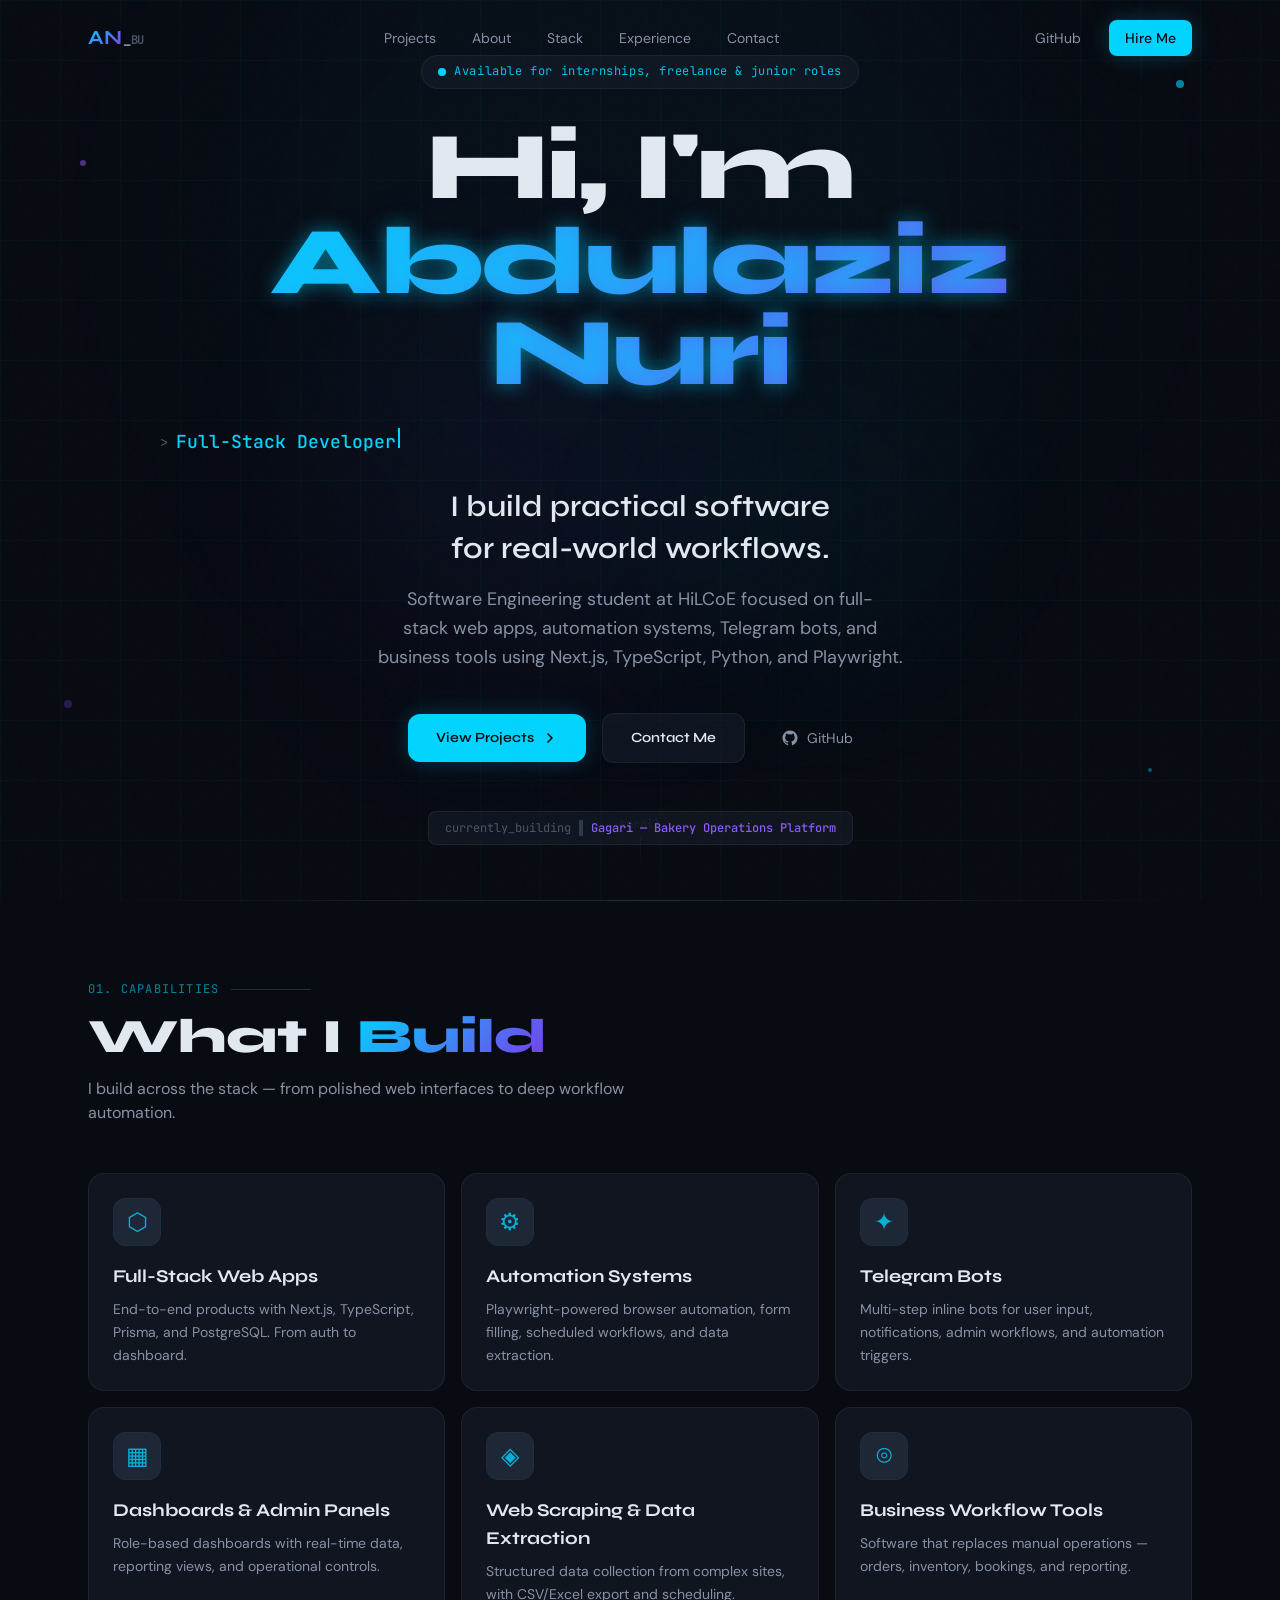
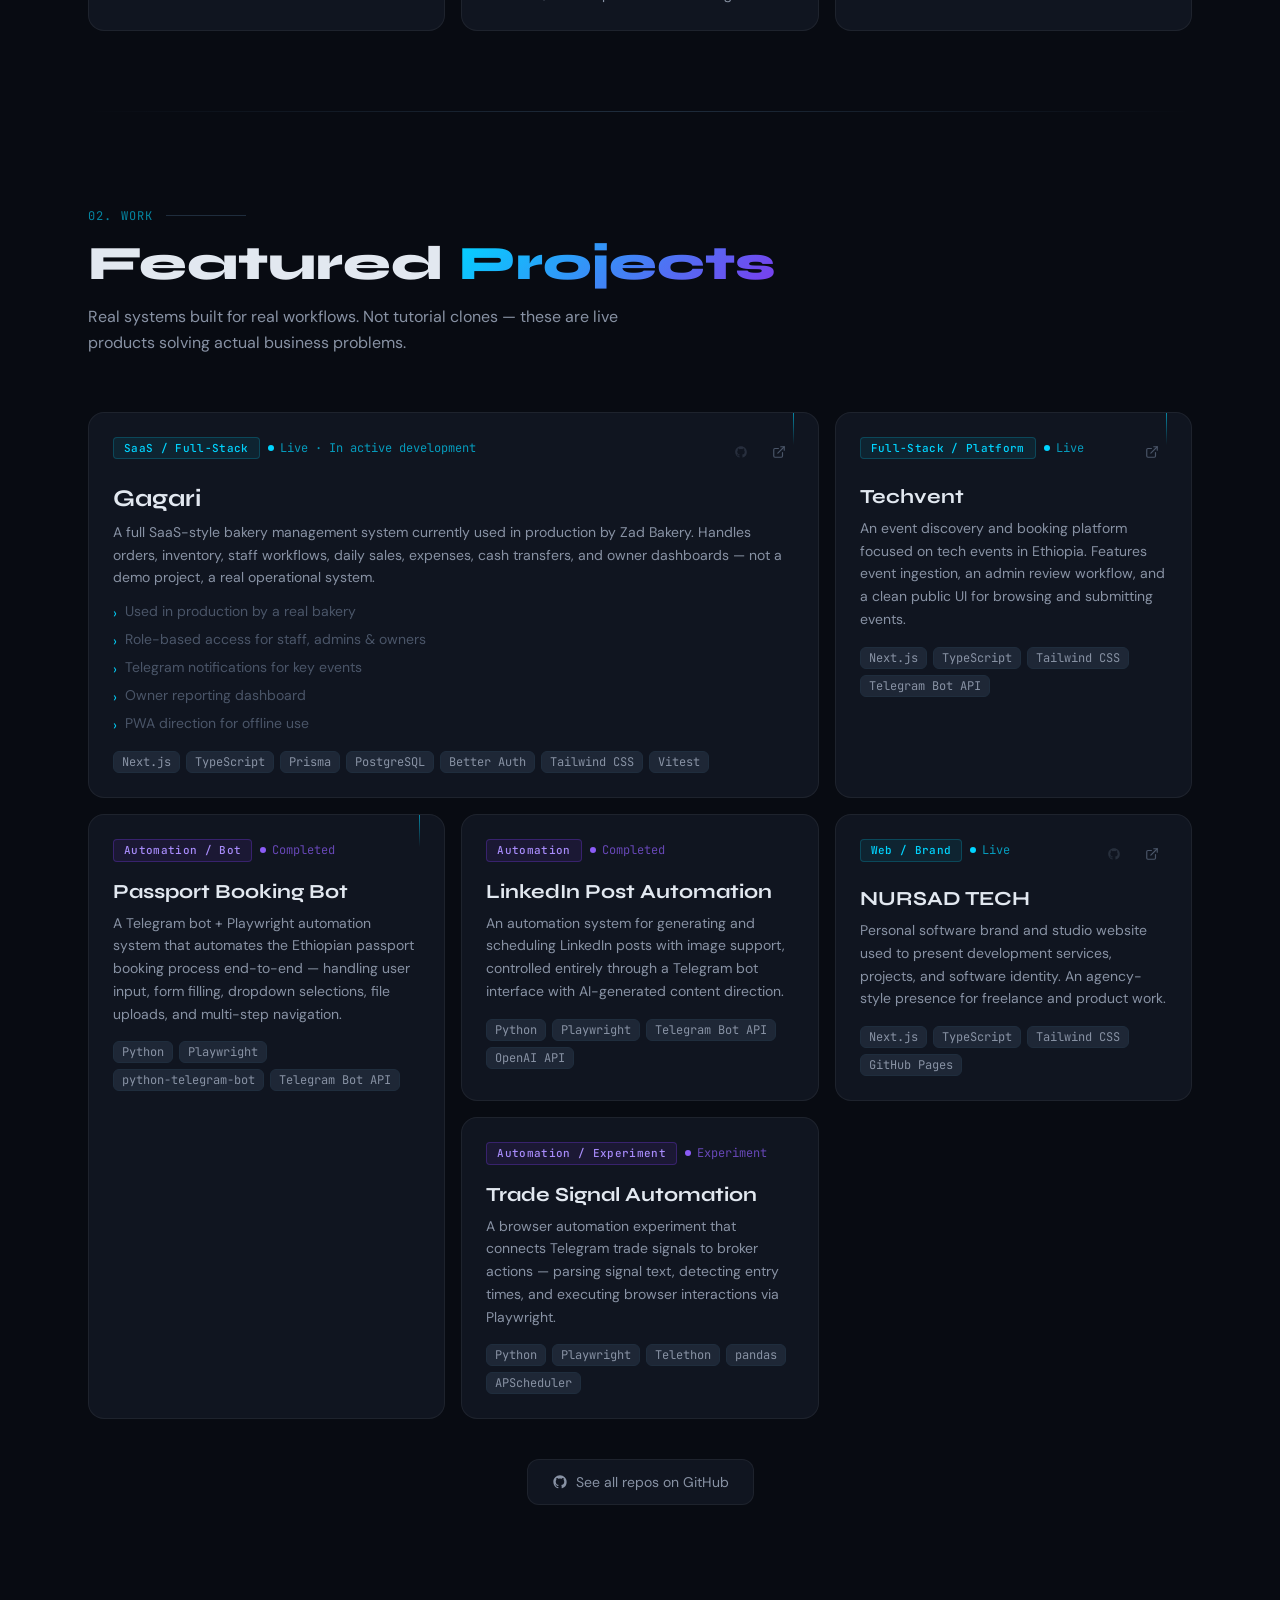
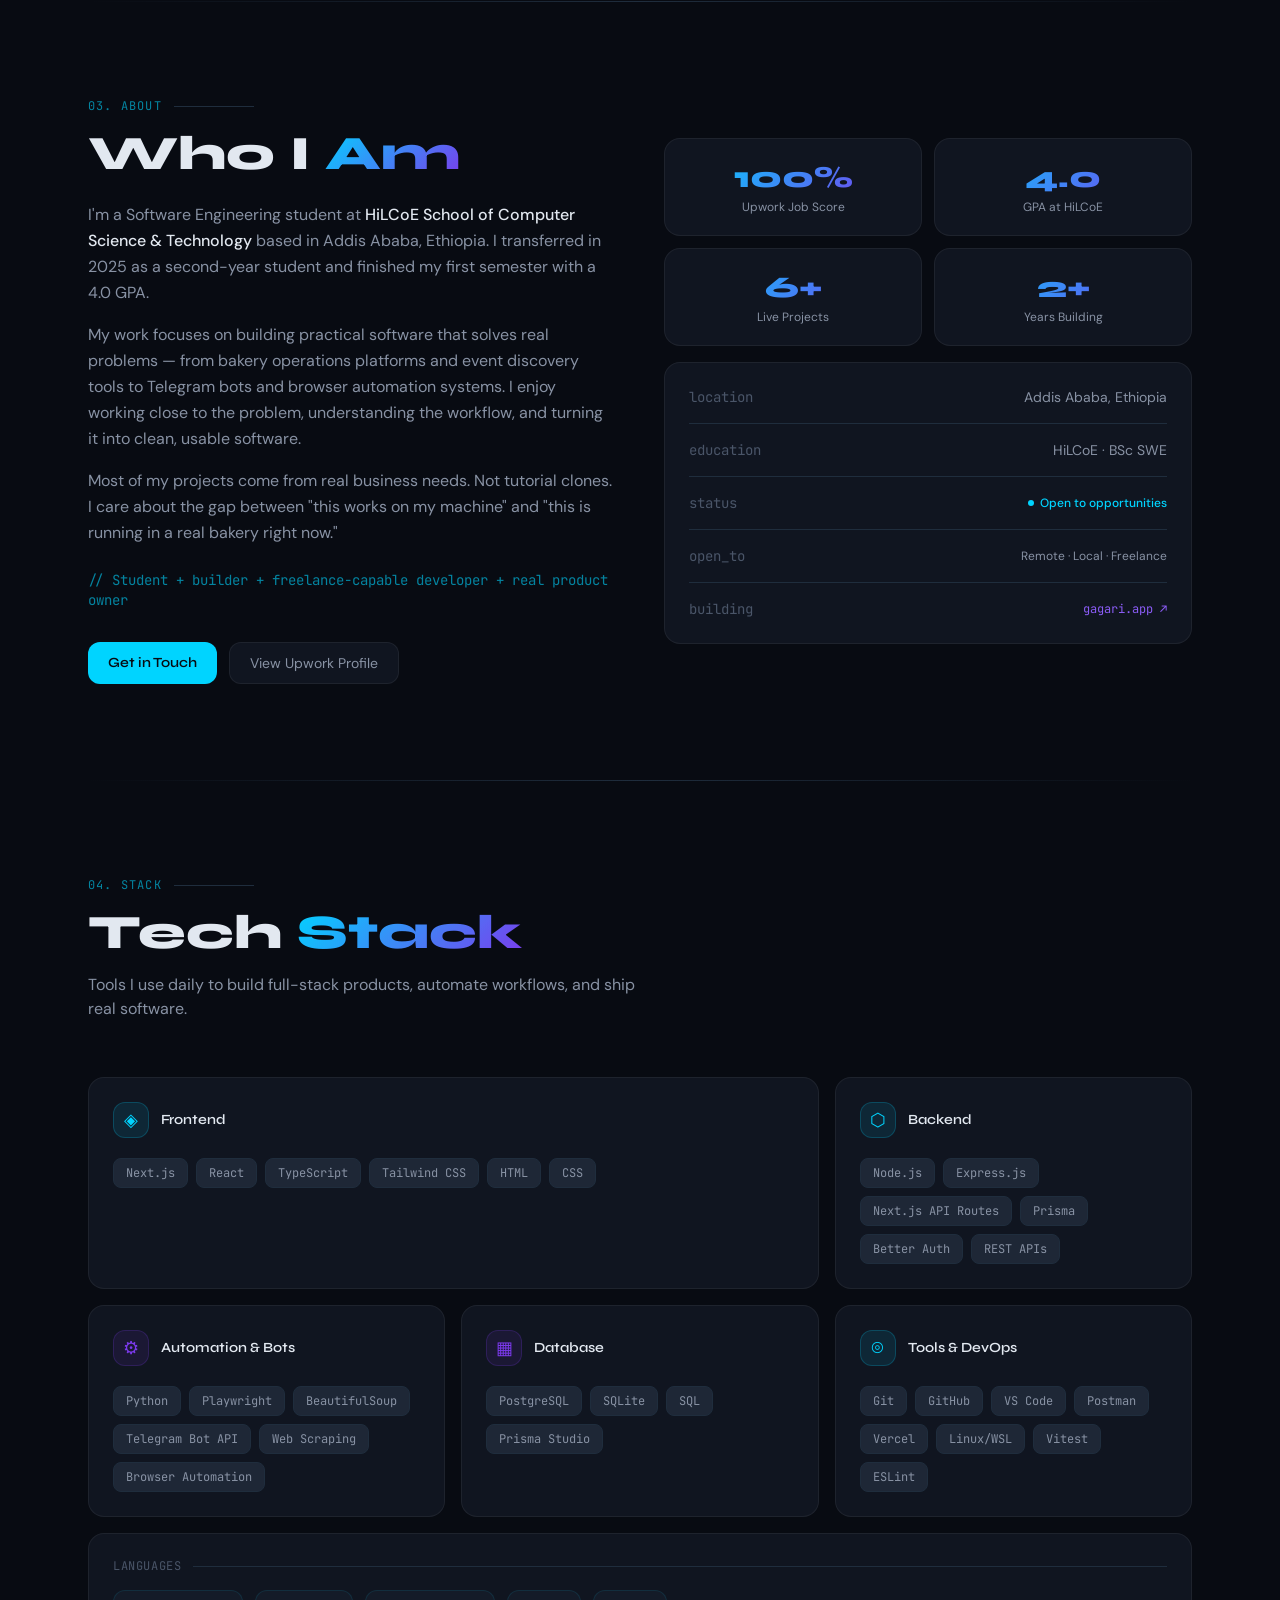
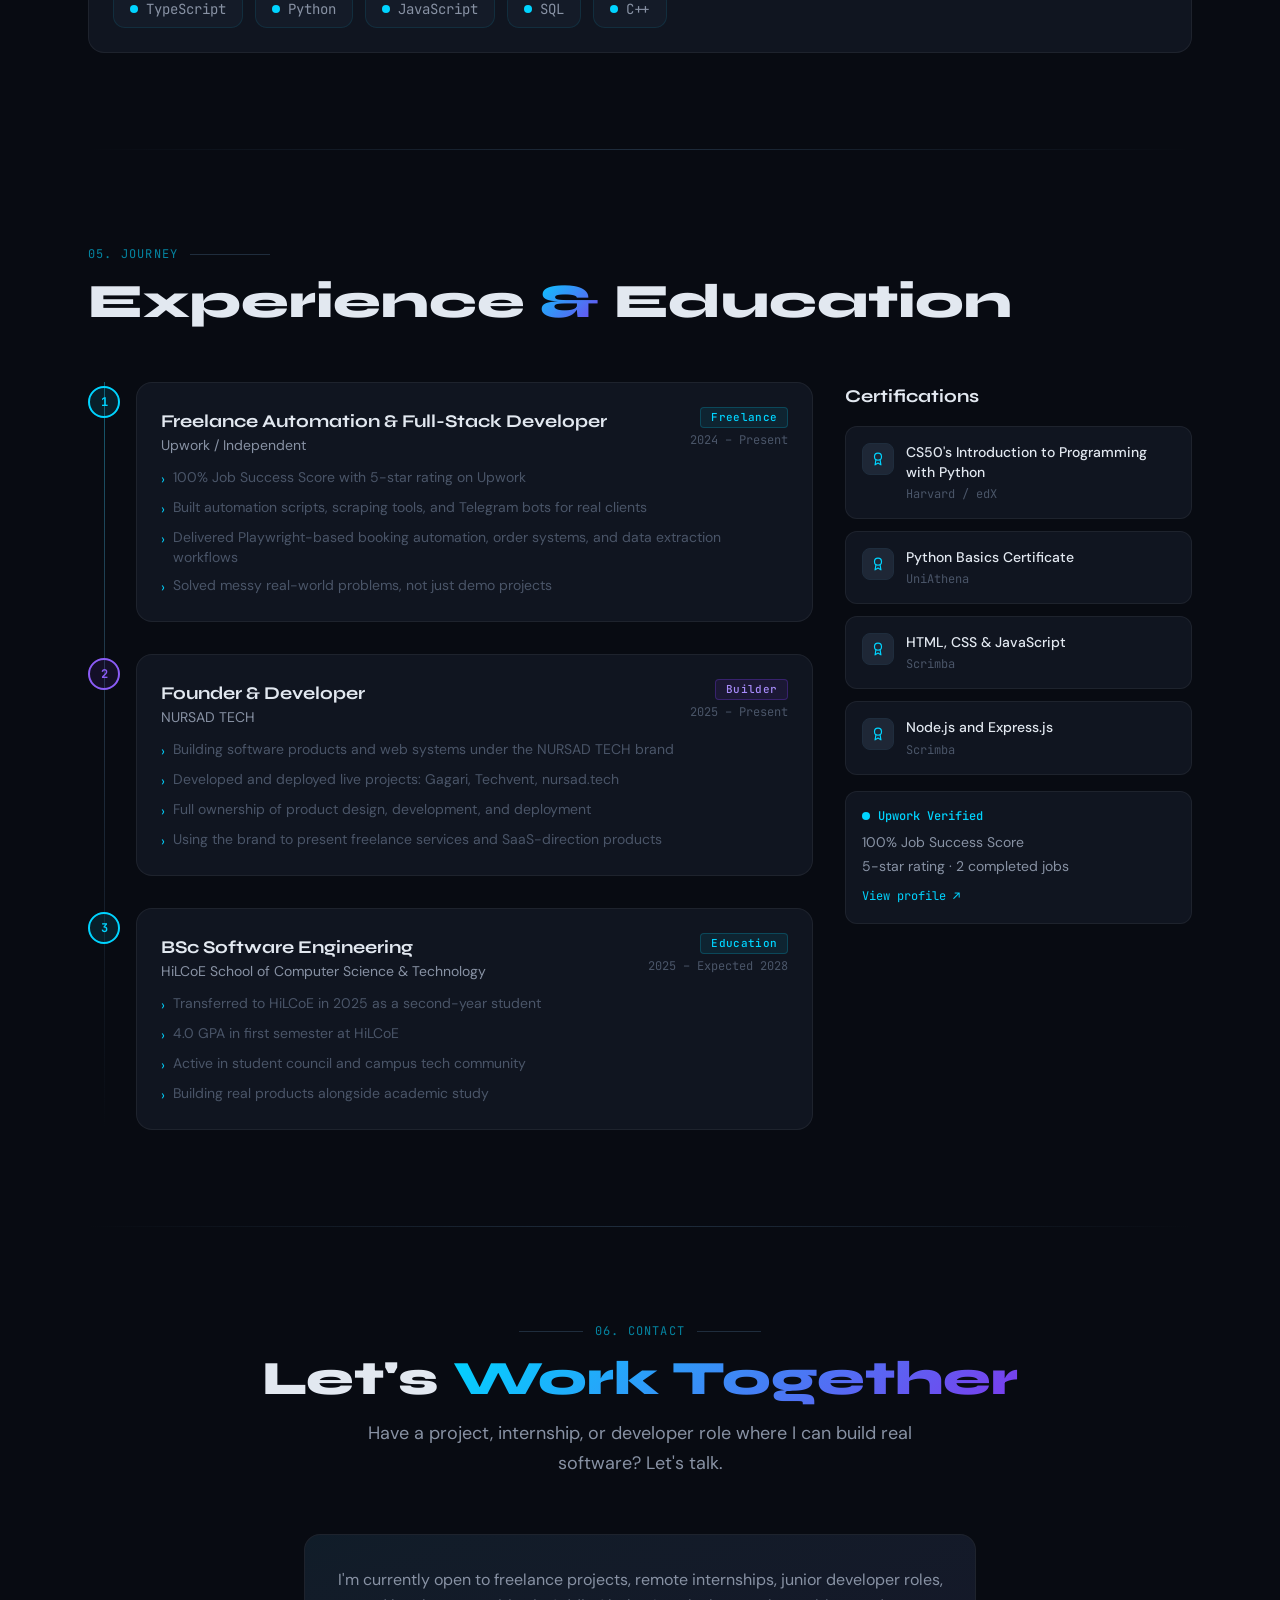
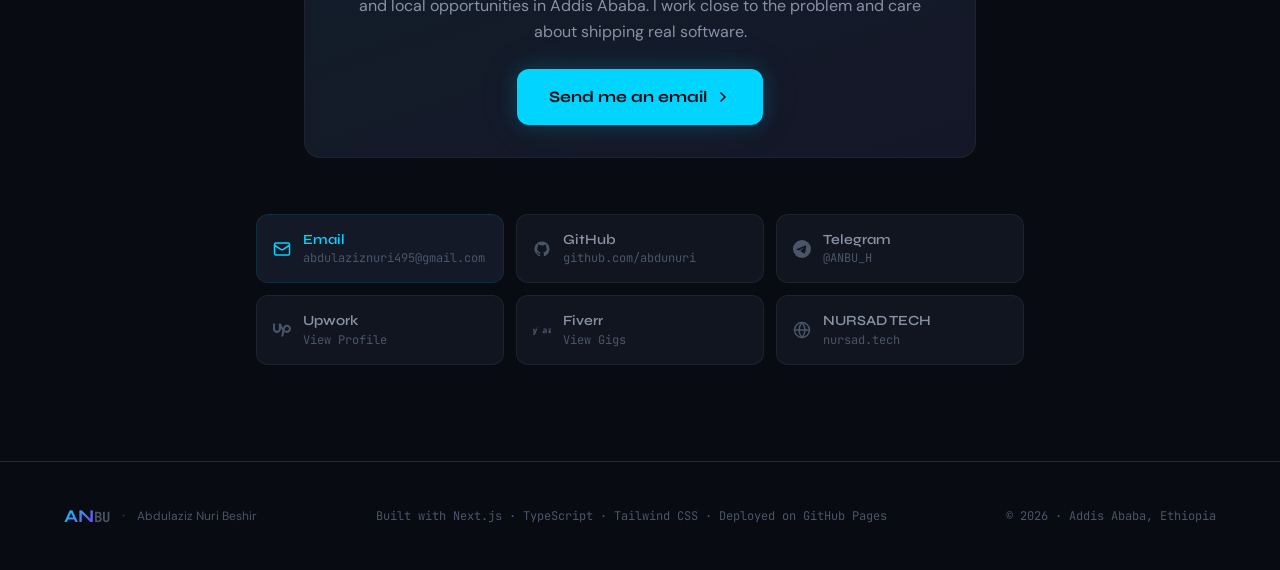
<file: index.html>
<!DOCTYPE html><html lang="en" class="scroll-smooth"><head><meta charSet="utf-8"/><meta name="viewport" content="width=device-width, initial-scale=1"/><link rel="stylesheet" href="/_next/static/chunks/0x9be3kg6mwjt.css" data-precedence="next"/><link rel="preload" as="script" fetchPriority="low" href="/_next/static/chunks/1jq4o6yq14o4c.js"/><script src="/_next/static/chunks/2imbn557mdp29.js" async=""></script><script src="/_next/static/chunks/3n7dm2ojtyzwn.js" async=""></script><script src="/_next/static/chunks/turbopack-0_ef9nardpfaq.js" async=""></script><script src="/_next/static/chunks/158myu8e_yme3.js" async=""></script><script src="/_next/static/chunks/3p7u0elw-_zcj.js" async=""></script><title>Abdulaziz Nuri — Full-Stack &amp; Automation Developer</title><meta name="description" content="Software Engineering student at HiLCoE building full-stack web apps, automation systems, Telegram bots, and business tools. Based in Addis Ababa, Ethiopia."/><meta name="author" content="Abdulaziz Nuri"/><meta name="keywords" content="Full-Stack Developer,Automation Developer,Next.js Developer,Python Automation,Telegram Bot,Addis Ababa Developer,Ethiopian Software Engineer,Playwright Automation,Freelance Developer"/><meta property="og:title" content="Abdulaziz Nuri — Full-Stack &amp; Automation Developer"/><meta property="og:description" content="Building practical software for real-world workflows."/><meta property="og:image" content="https://abdunuri.me/og-image.png"/><meta property="og:image:width" content="1200"/><meta property="og:image:height" content="630"/><meta property="og:image:alt" content="Abdulaziz Nuri — Full-Stack &amp; Automation Developer"/><meta property="og:type" content="website"/><meta name="twitter:card" content="summary_large_image"/><meta name="twitter:title" content="Abdulaziz Nuri — Full-Stack &amp; Automation Developer"/><meta name="twitter:description" content="Building practical software for real-world workflows."/><meta name="twitter:image" content="https://abdunuri.me/og-image.png"/><link rel="icon" href="/favicon.svg" type="image/svg+xml"/><link rel="icon" href="/icon.png" sizes="512x512" type="image/png"/><link rel="apple-touch-icon" href="/apple-touch-icon.png" sizes="180x180" type="image/png"/><script src="/_next/static/chunks/0cz1d0mv5g_q7.js" noModule=""></script></head><body class="bg-bg text-text font-body antialiased"><div hidden=""><!--$--><!--/$--></div><main class="relative"><div class="noise"></div><header class="fixed top-0 left-0 right-0 z-50 transition-all duration-300 py-5"><nav class="max-w-6xl mx-auto px-6 flex items-center justify-between"><a href="#" class="font-display font-bold text-xl tracking-tight group"><span class="gradient-text">AN</span><span class="text-text-muted font-mono text-sm ml-0.5 group-hover:text-cyan transition-colors">_</span><span class="text-text-dim font-mono text-xs">BU</span></a><ul class="hidden md:flex items-center gap-1"><li><a href="#projects" class="px-4 py-2 text-sm font-body text-text-muted hover:text-text transition-colors rounded-lg hover:bg-surface relative group">Projects<span class="absolute bottom-1 left-4 right-4 h-px bg-cyan scale-x-0 group-hover:scale-x-100 transition-transform origin-left"></span></a></li><li><a href="#about" class="px-4 py-2 text-sm font-body text-text-muted hover:text-text transition-colors rounded-lg hover:bg-surface relative group">About<span class="absolute bottom-1 left-4 right-4 h-px bg-cyan scale-x-0 group-hover:scale-x-100 transition-transform origin-left"></span></a></li><li><a href="#skills" class="px-4 py-2 text-sm font-body text-text-muted hover:text-text transition-colors rounded-lg hover:bg-surface relative group">Stack<span class="absolute bottom-1 left-4 right-4 h-px bg-cyan scale-x-0 group-hover:scale-x-100 transition-transform origin-left"></span></a></li><li><a href="#experience" class="px-4 py-2 text-sm font-body text-text-muted hover:text-text transition-colors rounded-lg hover:bg-surface relative group">Experience<span class="absolute bottom-1 left-4 right-4 h-px bg-cyan scale-x-0 group-hover:scale-x-100 transition-transform origin-left"></span></a></li><li><a href="#contact" class="px-4 py-2 text-sm font-body text-text-muted hover:text-text transition-colors rounded-lg hover:bg-surface relative group">Contact<span class="absolute bottom-1 left-4 right-4 h-px bg-cyan scale-x-0 group-hover:scale-x-100 transition-transform origin-left"></span></a></li></ul><div class="hidden md:flex items-center gap-3"><a href="https://github.com/abdunuri" target="_blank" rel="noopener noreferrer" class="px-4 py-2 text-sm font-body text-text-muted hover:text-text transition-colors">GitHub</a><a href="#contact" class="px-4 py-2 text-sm font-body font-medium bg-cyan text-bg rounded-lg hover:bg-cyan-dim transition-colors glow-cyan">Hire Me</a></div><button class="md:hidden p-2 text-text-muted hover:text-text" aria-label="Toggle menu"><div class="w-5 h-px bg-current transition-all duration-300 "></div><div class="w-5 h-px bg-current mt-1.5 transition-all duration-300 "></div><div class="w-5 h-px bg-current mt-1.5 transition-all duration-300 "></div></button></nav></header><section class="relative min-h-screen flex flex-col items-center justify-center overflow-hidden"><div class="absolute inset-0 bg-grid"></div><div class="absolute top-1/4 left-1/2 -translate-x-1/2 -translate-y-1/2 w-[800px] h-[800px] rounded-full bg-cyan/[0.03] blur-[120px] pointer-events-none"></div><div class="absolute top-1/3 left-1/4 w-[400px] h-[400px] rounded-full bg-violet/[0.04] blur-[100px] pointer-events-none"></div><div class="absolute bottom-1/4 right-1/4 w-[300px] h-[300px] rounded-full bg-cyan/[0.03] blur-[80px] pointer-events-none"></div><div class="absolute top-20 right-24 w-2 h-2 rounded-full bg-cyan opacity-60 animate-float" style="animation-delay:0s"></div><div class="absolute top-40 left-20 w-1.5 h-1.5 rounded-full bg-violet-bright opacity-50 animate-float" style="animation-delay:1.5s"></div><div class="absolute bottom-32 right-32 w-1 h-1 rounded-full bg-cyan opacity-40 animate-float" style="animation-delay:3s"></div><div class="absolute bottom-48 left-16 w-2 h-2 rounded-full bg-violet opacity-30 animate-float" style="animation-delay:2s"></div><div class="relative z-10 w-full max-w-5xl mx-auto px-6 text-center transition-all duration-1000 opacity-0 translate-y-8"><div class="inline-flex max-w-full items-center justify-center gap-2 px-4 py-1.5 rounded-full glass border border-cyan/20 mb-8 group hover:border-cyan/40 transition-colors"><span class="w-2 h-2 rounded-full bg-cyan animate-pulse-slow"></span><span class="font-mono text-xs text-cyan/90 tracking-wider leading-relaxed">Available for internships, freelance &amp; junior roles</span></div><h1 class="font-display text-4xl sm:text-6xl md:text-7xl lg:text-8xl font-extrabold leading-[0.95] tracking-tight mb-6"><span class="block text-text">Hi, I&#x27;m</span><span class="block gradient-text text-glow-cyan mt-1">Abdulaziz Nuri</span></h1><div class="flex items-center justify-center gap-2 mb-6 h-10 px-2"><span class="font-mono text-sm text-text-dim">&gt;</span><span class="font-mono text-sm sm:text-lg text-cyan font-medium w-full max-w-[18rem] sm:min-w-[280px] sm:max-w-none text-left truncate"><span class="inline-block w-0.5 h-5 bg-cyan ml-0.5 animate-blink"></span></span></div><p class="font-display text-xl sm:text-2xl md:text-3xl font-semibold text-text max-w-2xl mx-auto mb-4 leading-snug text-balance">I build practical software for real-world workflows.</p><p class="font-body text-base sm:text-lg text-text-muted max-w-2xl mx-auto mb-10 leading-relaxed text-balance">Software Engineering student at HiLCoE focused on full-stack web apps, automation systems, Telegram bots, and business tools using Next.js, TypeScript, Python, and Playwright.</p><div class="flex flex-wrap items-center justify-center gap-4 mb-12"><a href="#projects" class="inline-flex items-center gap-2 px-7 py-3.5 bg-cyan text-bg font-display font-semibold text-sm rounded-xl hover:bg-cyan-dim transition-all glow-cyan hover:scale-[1.02] active:scale-[0.98]">View Projects<svg width="16" height="16" viewBox="0 0 24 24" fill="none" stroke="currentColor" stroke-width="2.5" stroke-linecap="round" stroke-linejoin="round"><path d="m9 18 6-6-6-6"></path></svg></a><a href="#contact" class="inline-flex items-center gap-2 px-7 py-3.5 glass border border-border-2 text-text font-display font-semibold text-sm rounded-xl hover:border-cyan/40 hover:text-cyan transition-all hover:scale-[1.02] active:scale-[0.98]">Contact Me</a><a href="https://github.com/abdunuri" target="_blank" rel="noopener noreferrer" class="inline-flex items-center gap-2 px-5 py-3.5 text-text-muted font-body text-sm rounded-xl hover:text-text transition-colors"><svg width="18" height="18" viewBox="0 0 24 24" fill="currentColor"><path d="M12 2C6.477 2 2 6.484 2 12.017c0 4.425 2.865 8.18 6.839 9.504.5.092.682-.217.682-.483 0-.237-.008-.868-.013-1.703-2.782.605-3.369-1.343-3.369-1.343-.454-1.158-1.11-1.466-1.11-1.466-.908-.62.069-.608.069-.608 1.003.07 1.531 1.032 1.531 1.032.892 1.53 2.341 1.088 2.91.832.092-.647.35-1.088.636-1.338-2.22-.253-4.555-1.113-4.555-4.951 0-1.093.39-1.988 1.029-2.688-.103-.253-.446-1.272.098-2.65 0 0 .84-.27 2.75 1.026A9.564 9.564 0 0 1 12 6.844a9.59 9.59 0 0 1 2.504.337c1.909-1.296 2.747-1.027 2.747-1.027.546 1.379.202 2.398.1 2.651.64.7 1.028 1.595 1.028 2.688 0 3.848-2.339 4.695-4.566 4.943.359.309.678.92.678 1.855 0 1.338-.012 2.419-.012 2.747 0 .268.18.58.688.482A10.02 10.02 0 0 0 22 12.017C22 6.484 17.522 2 12 2z"></path></svg>GitHub</a></div><div class="inline-flex max-w-full flex-wrap items-center justify-center gap-2 px-4 py-2 rounded-lg glass border border-violet/20"><span class="font-mono text-xs text-text-dim">currently_building</span><span class="w-1 h-4 bg-border-2"></span><span class="font-mono text-xs text-violet-bright font-medium text-balance">Gagari — Bakery Operations Platform</span></div></div><div class="absolute bottom-8 left-1/2 -translate-x-1/2 flex flex-col items-center gap-1 opacity-40"><span class="font-mono text-xs text-text-dim">scroll</span><div class="w-px h-8 bg-gradient-to-b from-border-2 to-transparent"></div></div></section><div class="max-w-6xl mx-auto px-6"><div class="h-px bg-gradient-to-r from-transparent via-border to-transparent"></div></div><section class="py-20 px-6 max-w-6xl mx-auto"><div class="transition-all duration-700 opacity-0 translate-y-8"><div class="mb-12"><div class="flex items-center gap-3 mb-4"><span class="font-mono text-xs text-cyan/60 tracking-widest uppercase">01. Capabilities</span><div class="flex-1 h-px bg-border max-w-[80px]"></div></div><h2 class="font-display text-4xl md:text-5xl font-extrabold text-text mb-4">What I <span class="gradient-text">Build</span></h2><p class="font-body text-text-muted max-w-xl">I build across the stack — from polished web interfaces to deep workflow automation.</p></div><div class="grid grid-cols-1 sm:grid-cols-2 lg:grid-cols-3 gap-4"><div class="group glass border border-border hover:border-cyan/25 rounded-2xl p-6 transition-all duration-300 hover:shadow-card-hover relative overflow-hidden" style="transition-delay:0ms"><div class="absolute inset-0 opacity-0 group-hover:opacity-100 transition-opacity duration-500 bg-gradient-to-br from-cyan/[0.04] to-transparent rounded-2xl pointer-events-none"></div><div class="relative z-10 w-12 h-12 rounded-xl bg-surface-2 border border-border flex items-center justify-center mb-4 group-hover:border-cyan/30 group-hover:bg-cyan/5 transition-all"><span class="text-2xl text-cyan/80 group-hover:text-cyan transition-colors font-mono">⬡</span></div><div class="relative z-10"><h3 class="font-display font-bold text-text text-lg mb-2 group-hover:text-cyan transition-colors">Full-Stack Web Apps</h3><p class="font-body text-text-muted text-sm leading-relaxed">End-to-end products with Next.js, TypeScript, Prisma, and PostgreSQL. From auth to dashboard.</p></div></div><div class="group glass border border-border hover:border-cyan/25 rounded-2xl p-6 transition-all duration-300 hover:shadow-card-hover relative overflow-hidden" style="transition-delay:60ms"><div class="absolute inset-0 opacity-0 group-hover:opacity-100 transition-opacity duration-500 bg-gradient-to-br from-cyan/[0.04] to-transparent rounded-2xl pointer-events-none"></div><div class="relative z-10 w-12 h-12 rounded-xl bg-surface-2 border border-border flex items-center justify-center mb-4 group-hover:border-cyan/30 group-hover:bg-cyan/5 transition-all"><span class="text-2xl text-cyan/80 group-hover:text-cyan transition-colors font-mono">⚙</span></div><div class="relative z-10"><h3 class="font-display font-bold text-text text-lg mb-2 group-hover:text-cyan transition-colors">Automation Systems</h3><p class="font-body text-text-muted text-sm leading-relaxed">Playwright-powered browser automation, form filling, scheduled workflows, and data extraction.</p></div></div><div class="group glass border border-border hover:border-cyan/25 rounded-2xl p-6 transition-all duration-300 hover:shadow-card-hover relative overflow-hidden" style="transition-delay:120ms"><div class="absolute inset-0 opacity-0 group-hover:opacity-100 transition-opacity duration-500 bg-gradient-to-br from-cyan/[0.04] to-transparent rounded-2xl pointer-events-none"></div><div class="relative z-10 w-12 h-12 rounded-xl bg-surface-2 border border-border flex items-center justify-center mb-4 group-hover:border-cyan/30 group-hover:bg-cyan/5 transition-all"><span class="text-2xl text-cyan/80 group-hover:text-cyan transition-colors font-mono">✦</span></div><div class="relative z-10"><h3 class="font-display font-bold text-text text-lg mb-2 group-hover:text-cyan transition-colors">Telegram Bots</h3><p class="font-body text-text-muted text-sm leading-relaxed">Multi-step inline bots for user input, notifications, admin workflows, and automation triggers.</p></div></div><div class="group glass border border-border hover:border-cyan/25 rounded-2xl p-6 transition-all duration-300 hover:shadow-card-hover relative overflow-hidden" style="transition-delay:180ms"><div class="absolute inset-0 opacity-0 group-hover:opacity-100 transition-opacity duration-500 bg-gradient-to-br from-cyan/[0.04] to-transparent rounded-2xl pointer-events-none"></div><div class="relative z-10 w-12 h-12 rounded-xl bg-surface-2 border border-border flex items-center justify-center mb-4 group-hover:border-cyan/30 group-hover:bg-cyan/5 transition-all"><span class="text-2xl text-cyan/80 group-hover:text-cyan transition-colors font-mono">▦</span></div><div class="relative z-10"><h3 class="font-display font-bold text-text text-lg mb-2 group-hover:text-cyan transition-colors">Dashboards &amp; Admin Panels</h3><p class="font-body text-text-muted text-sm leading-relaxed">Role-based dashboards with real-time data, reporting views, and operational controls.</p></div></div><div class="group glass border border-border hover:border-cyan/25 rounded-2xl p-6 transition-all duration-300 hover:shadow-card-hover relative overflow-hidden" style="transition-delay:240ms"><div class="absolute inset-0 opacity-0 group-hover:opacity-100 transition-opacity duration-500 bg-gradient-to-br from-cyan/[0.04] to-transparent rounded-2xl pointer-events-none"></div><div class="relative z-10 w-12 h-12 rounded-xl bg-surface-2 border border-border flex items-center justify-center mb-4 group-hover:border-cyan/30 group-hover:bg-cyan/5 transition-all"><span class="text-2xl text-cyan/80 group-hover:text-cyan transition-colors font-mono">◈</span></div><div class="relative z-10"><h3 class="font-display font-bold text-text text-lg mb-2 group-hover:text-cyan transition-colors">Web Scraping &amp; Data Extraction</h3><p class="font-body text-text-muted text-sm leading-relaxed">Structured data collection from complex sites, with CSV/Excel export and scheduling.</p></div></div><div class="group glass border border-border hover:border-cyan/25 rounded-2xl p-6 transition-all duration-300 hover:shadow-card-hover relative overflow-hidden" style="transition-delay:300ms"><div class="absolute inset-0 opacity-0 group-hover:opacity-100 transition-opacity duration-500 bg-gradient-to-br from-cyan/[0.04] to-transparent rounded-2xl pointer-events-none"></div><div class="relative z-10 w-12 h-12 rounded-xl bg-surface-2 border border-border flex items-center justify-center mb-4 group-hover:border-cyan/30 group-hover:bg-cyan/5 transition-all"><span class="text-2xl text-cyan/80 group-hover:text-cyan transition-colors font-mono">◎</span></div><div class="relative z-10"><h3 class="font-display font-bold text-text text-lg mb-2 group-hover:text-cyan transition-colors">Business Workflow Tools</h3><p class="font-body text-text-muted text-sm leading-relaxed">Software that replaces manual operations — orders, inventory, bookings, and reporting.</p></div></div></div></div></section><div class="max-w-6xl mx-auto px-6"><div class="h-px bg-gradient-to-r from-transparent via-border to-transparent"></div></div><section id="projects" class="scroll-mt-24 py-24 px-6 max-w-6xl mx-auto"><div class="transition-all duration-700 opacity-0 translate-y-8"><div class="mb-14"><div class="flex items-center gap-3 mb-4"><span class="font-mono text-xs text-cyan/60 tracking-widest uppercase">02. Work</span><div class="flex-1 h-px bg-border max-w-[80px]"></div></div><h2 class="font-display text-4xl md:text-5xl font-extrabold text-text mb-4">Featured <span class="gradient-text">Projects</span></h2><p class="font-body text-text-muted max-w-xl leading-relaxed">Real systems built for real workflows. Not tutorial clones — these are live products solving actual business problems.</p></div><div class="grid grid-cols-1 md:grid-cols-2 lg:grid-cols-3 gap-4 mb-4"><div class="lg:col-span-2"><div class="group relative glass border border-border hover:border-cyan/30 rounded-2xl p-6 transition-all duration-300 hover:shadow-card-hover overflow-hidden h-full"><div class="absolute inset-0 opacity-0 group-hover:opacity-100 transition-opacity duration-500 pointer-events-none"><div class="absolute inset-0 rounded-2xl bg-cyan/[0.03]"></div></div><div class="flex items-start justify-between mb-4 relative z-10"><div class="flex items-center gap-2 flex-wrap"><span class="tag ">SaaS / Full-Stack</span><span class="inline-flex items-center gap-1.5 text-xs font-mono text-cyan/70"><span class="w-1.5 h-1.5 rounded-full bg-cyan animate-pulse"></span>Live · In active development</span></div><div class="flex items-center gap-2"><span class="p-2 rounded-lg text-text-dim/40 cursor-default" title="Private repo"><svg width="14" height="14" viewBox="0 0 24 24" fill="currentColor"><path d="M12 2C6.477 2 2 6.484 2 12.017c0 4.425 2.865 8.18 6.839 9.504.5.092.682-.217.682-.483 0-.237-.008-.868-.013-1.703-2.782.605-3.369-1.343-3.369-1.343-.454-1.158-1.11-1.466-1.11-1.466-.908-.62.069-.608.069-.608 1.003.07 1.531 1.032 1.531 1.032.892 1.53 2.341 1.088 2.91.832.092-.647.35-1.088.636-1.338-2.22-.253-4.555-1.113-4.555-4.951 0-1.093.39-1.988 1.029-2.688-.103-.253-.446-1.272.098-2.65 0 0 .84-.27 2.75 1.026A9.564 9.564 0 0 1 12 6.844a9.59 9.59 0 0 1 2.504.337c1.909-1.296 2.747-1.027 2.747-1.027.546 1.379.202 2.398.1 2.651.64.7 1.028 1.595 1.028 2.688 0 3.848-2.339 4.695-4.566 4.943.359.309.678.92.678 1.855 0 1.338-.012 2.419-.012 2.747 0 .268.18.58.688.482A10.02 10.02 0 0 0 22 12.017C22 6.484 17.522 2 12 2z"></path></svg></span><a href="https://gagari.app/" target="_blank" rel="noopener noreferrer" class="p-2 rounded-lg text-text-dim hover:text-cyan hover:bg-cyan/10 transition-colors" title="View live"><svg width="14" height="14" viewBox="0 0 24 24" fill="none" stroke="currentColor" stroke-width="2" stroke-linecap="round" stroke-linejoin="round"><path d="M18 13v6a2 2 0 0 1-2 2H5a2 2 0 0 1-2-2V8a2 2 0 0 1 2-2h6"></path><polyline points="15 3 21 3 21 9"></polyline><line x1="10" y1="14" x2="21" y2="3"></line></svg></a></div></div><div class="relative z-10 mb-3"><h3 class="font-display font-bold text-text group-hover:text-cyan transition-colors mb-1.5 text-2xl">Gagari</h3><p class="text-text-muted text-sm font-body leading-relaxed">A full SaaS-style bakery management system currently used in production by Zad Bakery. Handles orders, inventory, staff workflows, daily sales, expenses, cash transfers, and owner dashboards — not a demo project, a real operational system.</p></div><ul class="relative z-10 mb-4 space-y-1.5"><li class="flex items-start gap-2 text-sm text-text-dim font-body"><span class="text-cyan mt-0.5 shrink-0">›</span>Used in production by a real bakery</li><li class="flex items-start gap-2 text-sm text-text-dim font-body"><span class="text-cyan mt-0.5 shrink-0">›</span>Role-based access for staff, admins &amp; owners</li><li class="flex items-start gap-2 text-sm text-text-dim font-body"><span class="text-cyan mt-0.5 shrink-0">›</span>Telegram notifications for key events</li><li class="flex items-start gap-2 text-sm text-text-dim font-body"><span class="text-cyan mt-0.5 shrink-0">›</span>Owner reporting dashboard</li><li class="flex items-start gap-2 text-sm text-text-dim font-body"><span class="text-cyan mt-0.5 shrink-0">›</span>PWA direction for offline use</li></ul><div class="relative z-10 flex flex-wrap gap-1.5 mt-4"><span class="px-2 py-0.5 rounded-md text-xs font-mono bg-surface-2 border border-border text-text-muted">Next.js</span><span class="px-2 py-0.5 rounded-md text-xs font-mono bg-surface-2 border border-border text-text-muted">TypeScript</span><span class="px-2 py-0.5 rounded-md text-xs font-mono bg-surface-2 border border-border text-text-muted">Prisma</span><span class="px-2 py-0.5 rounded-md text-xs font-mono bg-surface-2 border border-border text-text-muted">PostgreSQL</span><span class="px-2 py-0.5 rounded-md text-xs font-mono bg-surface-2 border border-border text-text-muted">Better Auth</span><span class="px-2 py-0.5 rounded-md text-xs font-mono bg-surface-2 border border-border text-text-muted">Tailwind CSS</span><span class="px-2 py-0.5 rounded-md text-xs font-mono bg-surface-2 border border-border text-text-muted">Vitest</span></div><div class="absolute top-0 right-6 w-px h-8 bg-gradient-to-b from-cyan/60 to-transparent"></div></div></div><div class="group relative glass border border-border hover:border-cyan/30 rounded-2xl p-6 transition-all duration-300 hover:shadow-card-hover overflow-hidden h-full"><div class="absolute inset-0 opacity-0 group-hover:opacity-100 transition-opacity duration-500 pointer-events-none"><div class="absolute inset-0 rounded-2xl bg-cyan/[0.03]"></div></div><div class="flex items-start justify-between mb-4 relative z-10"><div class="flex items-center gap-2 flex-wrap"><span class="tag ">Full-Stack / Platform</span><span class="inline-flex items-center gap-1.5 text-xs font-mono text-cyan/70"><span class="w-1.5 h-1.5 rounded-full bg-cyan animate-pulse"></span>Live</span></div><div class="flex items-center gap-2"><a href="https://techvent.nursad.tech/" target="_blank" rel="noopener noreferrer" class="p-2 rounded-lg text-text-dim hover:text-cyan hover:bg-cyan/10 transition-colors" title="View live"><svg width="14" height="14" viewBox="0 0 24 24" fill="none" stroke="currentColor" stroke-width="2" stroke-linecap="round" stroke-linejoin="round"><path d="M18 13v6a2 2 0 0 1-2 2H5a2 2 0 0 1-2-2V8a2 2 0 0 1 2-2h6"></path><polyline points="15 3 21 3 21 9"></polyline><line x1="10" y1="14" x2="21" y2="3"></line></svg></a></div></div><div class="relative z-10 mb-3"><h3 class="font-display font-bold text-text group-hover:text-cyan transition-colors mb-1.5 text-xl">Techvent</h3><p class="text-text-muted text-sm font-body leading-relaxed">An event discovery and booking platform focused on tech events in Ethiopia. Features event ingestion, an admin review workflow, and a clean public UI for browsing and submitting events.</p></div><div class="relative z-10 flex flex-wrap gap-1.5 mt-4"><span class="px-2 py-0.5 rounded-md text-xs font-mono bg-surface-2 border border-border text-text-muted">Next.js</span><span class="px-2 py-0.5 rounded-md text-xs font-mono bg-surface-2 border border-border text-text-muted">TypeScript</span><span class="px-2 py-0.5 rounded-md text-xs font-mono bg-surface-2 border border-border text-text-muted">Tailwind CSS</span><span class="px-2 py-0.5 rounded-md text-xs font-mono bg-surface-2 border border-border text-text-muted">Telegram Bot API</span></div><div class="absolute top-0 right-6 w-px h-8 bg-gradient-to-b from-cyan/60 to-transparent"></div></div><div class="group relative glass border border-border hover:border-cyan/30 rounded-2xl p-6 transition-all duration-300 hover:shadow-card-hover overflow-hidden h-full"><div class="absolute inset-0 opacity-0 group-hover:opacity-100 transition-opacity duration-500 pointer-events-none"><div class="absolute inset-0 rounded-2xl bg-violet/[0.04]"></div></div><div class="flex items-start justify-between mb-4 relative z-10"><div class="flex items-center gap-2 flex-wrap"><span class="tag tag-violet">Automation / Bot</span><span class="inline-flex items-center gap-1.5 text-xs font-mono text-violet-bright/70"><span class="w-1.5 h-1.5 rounded-full bg-violet-bright animate-pulse"></span>Completed</span></div><div class="flex items-center gap-2"></div></div><div class="relative z-10 mb-3"><h3 class="font-display font-bold text-text group-hover:text-cyan transition-colors mb-1.5 text-xl">Passport Booking Bot</h3><p class="text-text-muted text-sm font-body leading-relaxed">A Telegram bot + Playwright automation system that automates the Ethiopian passport booking process end-to-end — handling user input, form filling, dropdown selections, file uploads, and multi-step navigation.</p></div><div class="relative z-10 flex flex-wrap gap-1.5 mt-4"><span class="px-2 py-0.5 rounded-md text-xs font-mono bg-surface-2 border border-border text-text-muted">Python</span><span class="px-2 py-0.5 rounded-md text-xs font-mono bg-surface-2 border border-border text-text-muted">Playwright</span><span class="px-2 py-0.5 rounded-md text-xs font-mono bg-surface-2 border border-border text-text-muted">python-telegram-bot</span><span class="px-2 py-0.5 rounded-md text-xs font-mono bg-surface-2 border border-border text-text-muted">Telegram Bot API</span></div><div class="absolute top-0 right-6 w-px h-8 bg-gradient-to-b from-cyan/60 to-transparent"></div></div><div class="md:col-span-2 lg:col-span-2 grid grid-cols-1 sm:grid-cols-2 gap-4"><div class="group relative glass border border-border hover:border-cyan/30 rounded-2xl p-6 transition-all duration-300 hover:shadow-card-hover overflow-hidden "><div class="absolute inset-0 opacity-0 group-hover:opacity-100 transition-opacity duration-500 pointer-events-none"><div class="absolute inset-0 rounded-2xl bg-violet/[0.04]"></div></div><div class="flex items-start justify-between mb-4 relative z-10"><div class="flex items-center gap-2 flex-wrap"><span class="tag tag-violet">Automation</span><span class="inline-flex items-center gap-1.5 text-xs font-mono text-violet-bright/70"><span class="w-1.5 h-1.5 rounded-full bg-violet-bright animate-pulse"></span>Completed</span></div><div class="flex items-center gap-2"></div></div><div class="relative z-10 mb-3"><h3 class="font-display font-bold text-text group-hover:text-cyan transition-colors mb-1.5 text-xl">LinkedIn Post Automation</h3><p class="text-text-muted text-sm font-body leading-relaxed">An automation system for generating and scheduling LinkedIn posts with image support, controlled entirely through a Telegram bot interface with AI-generated content direction.</p></div><div class="relative z-10 flex flex-wrap gap-1.5 mt-4"><span class="px-2 py-0.5 rounded-md text-xs font-mono bg-surface-2 border border-border text-text-muted">Python</span><span class="px-2 py-0.5 rounded-md text-xs font-mono bg-surface-2 border border-border text-text-muted">Playwright</span><span class="px-2 py-0.5 rounded-md text-xs font-mono bg-surface-2 border border-border text-text-muted">Telegram Bot API</span><span class="px-2 py-0.5 rounded-md text-xs font-mono bg-surface-2 border border-border text-text-muted">OpenAI API</span></div></div><div class="group relative glass border border-border hover:border-cyan/30 rounded-2xl p-6 transition-all duration-300 hover:shadow-card-hover overflow-hidden "><div class="absolute inset-0 opacity-0 group-hover:opacity-100 transition-opacity duration-500 pointer-events-none"><div class="absolute inset-0 rounded-2xl bg-cyan/[0.03]"></div></div><div class="flex items-start justify-between mb-4 relative z-10"><div class="flex items-center gap-2 flex-wrap"><span class="tag ">Web / Brand</span><span class="inline-flex items-center gap-1.5 text-xs font-mono text-cyan/70"><span class="w-1.5 h-1.5 rounded-full bg-cyan animate-pulse"></span>Live</span></div><div class="flex items-center gap-2"><span class="p-2 rounded-lg text-text-dim/40 cursor-default" title="Private repo"><svg width="14" height="14" viewBox="0 0 24 24" fill="currentColor"><path d="M12 2C6.477 2 2 6.484 2 12.017c0 4.425 2.865 8.18 6.839 9.504.5.092.682-.217.682-.483 0-.237-.008-.868-.013-1.703-2.782.605-3.369-1.343-3.369-1.343-.454-1.158-1.11-1.466-1.11-1.466-.908-.62.069-.608.069-.608 1.003.07 1.531 1.032 1.531 1.032.892 1.53 2.341 1.088 2.91.832.092-.647.35-1.088.636-1.338-2.22-.253-4.555-1.113-4.555-4.951 0-1.093.39-1.988 1.029-2.688-.103-.253-.446-1.272.098-2.65 0 0 .84-.27 2.75 1.026A9.564 9.564 0 0 1 12 6.844a9.59 9.59 0 0 1 2.504.337c1.909-1.296 2.747-1.027 2.747-1.027.546 1.379.202 2.398.1 2.651.64.7 1.028 1.595 1.028 2.688 0 3.848-2.339 4.695-4.566 4.943.359.309.678.92.678 1.855 0 1.338-.012 2.419-.012 2.747 0 .268.18.58.688.482A10.02 10.02 0 0 0 22 12.017C22 6.484 17.522 2 12 2z"></path></svg></span><a href="https://www.nursad.tech" target="_blank" rel="noopener noreferrer" class="p-2 rounded-lg text-text-dim hover:text-cyan hover:bg-cyan/10 transition-colors" title="View live"><svg width="14" height="14" viewBox="0 0 24 24" fill="none" stroke="currentColor" stroke-width="2" stroke-linecap="round" stroke-linejoin="round"><path d="M18 13v6a2 2 0 0 1-2 2H5a2 2 0 0 1-2-2V8a2 2 0 0 1 2-2h6"></path><polyline points="15 3 21 3 21 9"></polyline><line x1="10" y1="14" x2="21" y2="3"></line></svg></a></div></div><div class="relative z-10 mb-3"><h3 class="font-display font-bold text-text group-hover:text-cyan transition-colors mb-1.5 text-xl">NURSAD TECH</h3><p class="text-text-muted text-sm font-body leading-relaxed">Personal software brand and studio website used to present development services, projects, and software identity. An agency-style presence for freelance and product work.</p></div><div class="relative z-10 flex flex-wrap gap-1.5 mt-4"><span class="px-2 py-0.5 rounded-md text-xs font-mono bg-surface-2 border border-border text-text-muted">Next.js</span><span class="px-2 py-0.5 rounded-md text-xs font-mono bg-surface-2 border border-border text-text-muted">TypeScript</span><span class="px-2 py-0.5 rounded-md text-xs font-mono bg-surface-2 border border-border text-text-muted">Tailwind CSS</span><span class="px-2 py-0.5 rounded-md text-xs font-mono bg-surface-2 border border-border text-text-muted">GitHub Pages</span></div></div><div class="group relative glass border border-border hover:border-cyan/30 rounded-2xl p-6 transition-all duration-300 hover:shadow-card-hover overflow-hidden "><div class="absolute inset-0 opacity-0 group-hover:opacity-100 transition-opacity duration-500 pointer-events-none"><div class="absolute inset-0 rounded-2xl bg-violet/[0.04]"></div></div><div class="flex items-start justify-between mb-4 relative z-10"><div class="flex items-center gap-2 flex-wrap"><span class="tag tag-violet">Automation / Experiment</span><span class="inline-flex items-center gap-1.5 text-xs font-mono text-violet-bright/70"><span class="w-1.5 h-1.5 rounded-full bg-violet-bright animate-pulse"></span>Experiment</span></div><div class="flex items-center gap-2"></div></div><div class="relative z-10 mb-3"><h3 class="font-display font-bold text-text group-hover:text-cyan transition-colors mb-1.5 text-xl">Trade Signal Automation</h3><p class="text-text-muted text-sm font-body leading-relaxed">A browser automation experiment that connects Telegram trade signals to broker actions — parsing signal text, detecting entry times, and executing browser interactions via Playwright.</p></div><div class="relative z-10 flex flex-wrap gap-1.5 mt-4"><span class="px-2 py-0.5 rounded-md text-xs font-mono bg-surface-2 border border-border text-text-muted">Python</span><span class="px-2 py-0.5 rounded-md text-xs font-mono bg-surface-2 border border-border text-text-muted">Playwright</span><span class="px-2 py-0.5 rounded-md text-xs font-mono bg-surface-2 border border-border text-text-muted">Telethon</span><span class="px-2 py-0.5 rounded-md text-xs font-mono bg-surface-2 border border-border text-text-muted">pandas</span><span class="px-2 py-0.5 rounded-md text-xs font-mono bg-surface-2 border border-border text-text-muted">APScheduler</span></div></div></div></div><div class="flex justify-center mt-10"><a href="https://github.com/abdunuri" target="_blank" rel="noopener noreferrer" class="inline-flex items-center gap-2 px-6 py-3 glass border border-border-2 hover:border-cyan/40 rounded-xl text-sm font-body text-text-muted hover:text-cyan transition-all"><svg width="16" height="16" viewBox="0 0 24 24" fill="currentColor"><path d="M12 2C6.477 2 2 6.484 2 12.017c0 4.425 2.865 8.18 6.839 9.504.5.092.682-.217.682-.483 0-.237-.008-.868-.013-1.703-2.782.605-3.369-1.343-3.369-1.343-.454-1.158-1.11-1.466-1.11-1.466-.908-.62.069-.608.069-.608 1.003.07 1.531 1.032 1.531 1.032.892 1.53 2.341 1.088 2.91.832.092-.647.35-1.088.636-1.338-2.22-.253-4.555-1.113-4.555-4.951 0-1.093.39-1.988 1.029-2.688-.103-.253-.446-1.272.098-2.65 0 0 .84-.27 2.75 1.026A9.564 9.564 0 0 1 12 6.844a9.59 9.59 0 0 1 2.504.337c1.909-1.296 2.747-1.027 2.747-1.027.546 1.379.202 2.398.1 2.651.64.7 1.028 1.595 1.028 2.688 0 3.848-2.339 4.695-4.566 4.943.359.309.678.92.678 1.855 0 1.338-.012 2.419-.012 2.747 0 .268.18.58.688.482A10.02 10.02 0 0 0 22 12.017C22 6.484 17.522 2 12 2z"></path></svg>See all repos on GitHub</a></div></div></section><div class="max-w-6xl mx-auto px-6"><div class="h-px bg-gradient-to-r from-transparent via-border to-transparent"></div></div><section id="about" class="scroll-mt-24 py-24 px-6 max-w-6xl mx-auto"><div class="transition-all duration-700 opacity-0 translate-y-8"><div class="grid grid-cols-1 lg:grid-cols-2 gap-12 items-center"><div><div class="flex items-center gap-3 mb-4"><span class="font-mono text-xs text-cyan/60 tracking-widest uppercase">03. About</span><div class="flex-1 h-px bg-border max-w-[80px]"></div></div><h2 class="font-display text-4xl md:text-5xl font-extrabold text-text mb-6">Who I <span class="gradient-text">Am</span></h2><div class="space-y-4 font-body text-text-muted leading-relaxed"><p>I&#x27;m a Software Engineering student at<!-- --> <span class="text-text font-medium">HiLCoE School of Computer Science &amp; Technology</span> <!-- -->based in Addis Ababa, Ethiopia. I transferred in 2025 as a second-year student and finished my first semester with a 4.0 GPA.</p><p>My work focuses on building practical software that solves real problems — from bakery operations platforms and event discovery tools to Telegram bots and browser automation systems. I enjoy working close to the problem, understanding the workflow, and turning it into clean, usable software.</p><p>Most of my projects come from real business needs. Not tutorial clones. I care about the gap between &quot;this works on my machine&quot; and &quot;this is running in a real bakery right now.&quot;</p><p class="font-mono text-sm text-cyan/60 pt-2">// Student + builder + freelance-capable developer + real product owner</p></div><div class="flex flex-wrap gap-3 mt-8"><a href="mailto:abdulaziznuri495@gmail.com" class="inline-flex items-center gap-2 px-5 py-2.5 bg-cyan text-bg font-display font-semibold text-sm rounded-xl hover:bg-cyan-dim transition-all">Get in Touch</a><a href="https://www.upwork.com/freelancers/~01f82185cb154c03a9?mp_source=share" target="_blank" rel="noopener noreferrer" class="inline-flex items-center gap-2 px-5 py-2.5 glass border border-border-2 hover:border-cyan/40 text-text-muted hover:text-text font-body text-sm rounded-xl transition-all">View Upwork Profile</a></div></div><div class="space-y-4"><div class="grid grid-cols-2 gap-3"><div class="glass border border-border rounded-2xl p-5 text-center group hover:border-cyan/30 transition-all"><div class="font-display font-extrabold text-3xl gradient-text mb-1">100%</div><div class="font-body text-xs text-text-muted">Upwork Job Score</div></div><div class="glass border border-border rounded-2xl p-5 text-center group hover:border-cyan/30 transition-all"><div class="font-display font-extrabold text-3xl gradient-text mb-1">4.0</div><div class="font-body text-xs text-text-muted">GPA at HiLCoE</div></div><div class="glass border border-border rounded-2xl p-5 text-center group hover:border-cyan/30 transition-all"><div class="font-display font-extrabold text-3xl gradient-text mb-1">6+</div><div class="font-body text-xs text-text-muted">Live Projects</div></div><div class="glass border border-border rounded-2xl p-5 text-center group hover:border-cyan/30 transition-all"><div class="font-display font-extrabold text-3xl gradient-text mb-1">2+</div><div class="font-body text-xs text-text-muted">Years Building</div></div></div><div class="glass border border-border rounded-2xl p-6 space-y-4"><div class="flex items-center justify-between text-sm"><span class="font-mono text-text-dim">location</span><span class="font-body text-text-muted">Addis Ababa, Ethiopia</span></div><div class="h-px bg-border"></div><div class="flex items-center justify-between text-sm"><span class="font-mono text-text-dim">education</span><span class="font-body text-text-muted text-right">HiLCoE · BSc SWE</span></div><div class="h-px bg-border"></div><div class="flex items-center justify-between text-sm"><span class="font-mono text-text-dim">status</span><span class="inline-flex items-center gap-1.5 font-body text-cyan text-xs font-medium"><span class="w-1.5 h-1.5 bg-cyan rounded-full animate-pulse"></span>Open to opportunities</span></div><div class="h-px bg-border"></div><div class="flex items-center justify-between text-sm"><span class="font-mono text-text-dim">open_to</span><span class="font-body text-text-muted text-right text-xs">Remote · Local · Freelance</span></div><div class="h-px bg-border"></div><div class="flex items-center justify-between text-sm"><span class="font-mono text-text-dim">building</span><a href="https://gagari.app" target="_blank" rel="noopener noreferrer" class="font-mono text-violet-bright text-xs hover:text-violet transition-colors">gagari.app ↗</a></div></div></div></div></div></section><div class="max-w-6xl mx-auto px-6"><div class="h-px bg-gradient-to-r from-transparent via-border to-transparent"></div></div><section id="skills" class="scroll-mt-24 py-24 px-6 max-w-6xl mx-auto"><div class="transition-all duration-700 opacity-0 translate-y-8"><div class="mb-14"><div class="flex items-center gap-3 mb-4"><span class="font-mono text-xs text-cyan/60 tracking-widest uppercase">04. Stack</span><div class="flex-1 h-px bg-border max-w-[80px]"></div></div><h2 class="font-display text-4xl md:text-5xl font-extrabold text-text mb-4">Tech <span class="gradient-text">Stack</span></h2><p class="font-body text-text-muted max-w-xl">Tools I use daily to build full-stack products, automate workflows, and ship real software.</p></div><div class="grid grid-cols-1 md:grid-cols-2 lg:grid-cols-3 gap-4"><div class="glass border border-border rounded-2xl p-6 hover:border-cyan/30 transition-all duration-300 group lg:col-span-2"><div class="flex items-center gap-3 mb-5"><div class="w-9 h-9 rounded-xl border flex items-center justify-center font-mono text-lg bg-cyan/10 border-cyan/20 text-cyan group-hover:bg-cyan/15 transition-colors">◈</div><span class="font-display font-semibold text-text text-sm">Frontend</span></div><div class="flex flex-wrap gap-2"><span class="px-3 py-1.5 rounded-lg text-xs font-mono border transition-all duration-200
                      bg-surface-2 border-border text-text-muted hover:border-cyan/40 hover:text-cyan hover:bg-cyan/5">Next.js</span><span class="px-3 py-1.5 rounded-lg text-xs font-mono border transition-all duration-200
                      bg-surface-2 border-border text-text-muted hover:border-cyan/40 hover:text-cyan hover:bg-cyan/5">React</span><span class="px-3 py-1.5 rounded-lg text-xs font-mono border transition-all duration-200
                      bg-surface-2 border-border text-text-muted hover:border-cyan/40 hover:text-cyan hover:bg-cyan/5">TypeScript</span><span class="px-3 py-1.5 rounded-lg text-xs font-mono border transition-all duration-200
                      bg-surface-2 border-border text-text-muted hover:border-cyan/40 hover:text-cyan hover:bg-cyan/5">Tailwind CSS</span><span class="px-3 py-1.5 rounded-lg text-xs font-mono border transition-all duration-200
                      bg-surface-2 border-border text-text-muted hover:border-cyan/40 hover:text-cyan hover:bg-cyan/5">HTML</span><span class="px-3 py-1.5 rounded-lg text-xs font-mono border transition-all duration-200
                      bg-surface-2 border-border text-text-muted hover:border-cyan/40 hover:text-cyan hover:bg-cyan/5">CSS</span></div></div><div class="glass border border-border rounded-2xl p-6 hover:border-cyan/30 transition-all duration-300 group "><div class="flex items-center gap-3 mb-5"><div class="w-9 h-9 rounded-xl border flex items-center justify-center font-mono text-lg bg-cyan/10 border-cyan/20 text-cyan group-hover:bg-cyan/15 transition-colors">⬡</div><span class="font-display font-semibold text-text text-sm">Backend</span></div><div class="flex flex-wrap gap-2"><span class="px-3 py-1.5 rounded-lg text-xs font-mono border transition-all duration-200
                      bg-surface-2 border-border text-text-muted hover:border-cyan/40 hover:text-cyan hover:bg-cyan/5">Node.js</span><span class="px-3 py-1.5 rounded-lg text-xs font-mono border transition-all duration-200
                      bg-surface-2 border-border text-text-muted hover:border-cyan/40 hover:text-cyan hover:bg-cyan/5">Express.js</span><span class="px-3 py-1.5 rounded-lg text-xs font-mono border transition-all duration-200
                      bg-surface-2 border-border text-text-muted hover:border-cyan/40 hover:text-cyan hover:bg-cyan/5">Next.js API Routes</span><span class="px-3 py-1.5 rounded-lg text-xs font-mono border transition-all duration-200
                      bg-surface-2 border-border text-text-muted hover:border-cyan/40 hover:text-cyan hover:bg-cyan/5">Prisma</span><span class="px-3 py-1.5 rounded-lg text-xs font-mono border transition-all duration-200
                      bg-surface-2 border-border text-text-muted hover:border-cyan/40 hover:text-cyan hover:bg-cyan/5">Better Auth</span><span class="px-3 py-1.5 rounded-lg text-xs font-mono border transition-all duration-200
                      bg-surface-2 border-border text-text-muted hover:border-cyan/40 hover:text-cyan hover:bg-cyan/5">REST APIs</span></div></div><div class="glass border border-border rounded-2xl p-6 hover:border-violet/30 transition-all duration-300 group "><div class="flex items-center gap-3 mb-5"><div class="w-9 h-9 rounded-xl border flex items-center justify-center font-mono text-lg bg-violet/10 border-violet/20 text-violet group-hover:bg-violet/15 transition-colors">⚙</div><span class="font-display font-semibold text-text text-sm">Automation &amp; Bots</span></div><div class="flex flex-wrap gap-2"><span class="px-3 py-1.5 rounded-lg text-xs font-mono border transition-all duration-200
                      bg-surface-2 border-border text-text-muted hover:border-violet/40 hover:text-violet-bright hover:bg-violet/5">Python</span><span class="px-3 py-1.5 rounded-lg text-xs font-mono border transition-all duration-200
                      bg-surface-2 border-border text-text-muted hover:border-violet/40 hover:text-violet-bright hover:bg-violet/5">Playwright</span><span class="px-3 py-1.5 rounded-lg text-xs font-mono border transition-all duration-200
                      bg-surface-2 border-border text-text-muted hover:border-violet/40 hover:text-violet-bright hover:bg-violet/5">BeautifulSoup</span><span class="px-3 py-1.5 rounded-lg text-xs font-mono border transition-all duration-200
                      bg-surface-2 border-border text-text-muted hover:border-violet/40 hover:text-violet-bright hover:bg-violet/5">Telegram Bot API</span><span class="px-3 py-1.5 rounded-lg text-xs font-mono border transition-all duration-200
                      bg-surface-2 border-border text-text-muted hover:border-violet/40 hover:text-violet-bright hover:bg-violet/5">Web Scraping</span><span class="px-3 py-1.5 rounded-lg text-xs font-mono border transition-all duration-200
                      bg-surface-2 border-border text-text-muted hover:border-violet/40 hover:text-violet-bright hover:bg-violet/5">Browser Automation</span></div></div><div class="glass border border-border rounded-2xl p-6 hover:border-violet/30 transition-all duration-300 group "><div class="flex items-center gap-3 mb-5"><div class="w-9 h-9 rounded-xl border flex items-center justify-center font-mono text-lg bg-violet/10 border-violet/20 text-violet group-hover:bg-violet/15 transition-colors">▦</div><span class="font-display font-semibold text-text text-sm">Database</span></div><div class="flex flex-wrap gap-2"><span class="px-3 py-1.5 rounded-lg text-xs font-mono border transition-all duration-200
                      bg-surface-2 border-border text-text-muted hover:border-violet/40 hover:text-violet-bright hover:bg-violet/5">PostgreSQL</span><span class="px-3 py-1.5 rounded-lg text-xs font-mono border transition-all duration-200
                      bg-surface-2 border-border text-text-muted hover:border-violet/40 hover:text-violet-bright hover:bg-violet/5">SQLite</span><span class="px-3 py-1.5 rounded-lg text-xs font-mono border transition-all duration-200
                      bg-surface-2 border-border text-text-muted hover:border-violet/40 hover:text-violet-bright hover:bg-violet/5">SQL</span><span class="px-3 py-1.5 rounded-lg text-xs font-mono border transition-all duration-200
                      bg-surface-2 border-border text-text-muted hover:border-violet/40 hover:text-violet-bright hover:bg-violet/5">Prisma Studio</span></div></div><div class="glass border border-border rounded-2xl p-6 hover:border-cyan/30 transition-all duration-300 group "><div class="flex items-center gap-3 mb-5"><div class="w-9 h-9 rounded-xl border flex items-center justify-center font-mono text-lg bg-cyan/10 border-cyan/20 text-cyan group-hover:bg-cyan/15 transition-colors">◎</div><span class="font-display font-semibold text-text text-sm">Tools &amp; DevOps</span></div><div class="flex flex-wrap gap-2"><span class="px-3 py-1.5 rounded-lg text-xs font-mono border transition-all duration-200
                      bg-surface-2 border-border text-text-muted hover:border-cyan/40 hover:text-cyan hover:bg-cyan/5">Git</span><span class="px-3 py-1.5 rounded-lg text-xs font-mono border transition-all duration-200
                      bg-surface-2 border-border text-text-muted hover:border-cyan/40 hover:text-cyan hover:bg-cyan/5">GitHub</span><span class="px-3 py-1.5 rounded-lg text-xs font-mono border transition-all duration-200
                      bg-surface-2 border-border text-text-muted hover:border-cyan/40 hover:text-cyan hover:bg-cyan/5">VS Code</span><span class="px-3 py-1.5 rounded-lg text-xs font-mono border transition-all duration-200
                      bg-surface-2 border-border text-text-muted hover:border-cyan/40 hover:text-cyan hover:bg-cyan/5">Postman</span><span class="px-3 py-1.5 rounded-lg text-xs font-mono border transition-all duration-200
                      bg-surface-2 border-border text-text-muted hover:border-cyan/40 hover:text-cyan hover:bg-cyan/5">Vercel</span><span class="px-3 py-1.5 rounded-lg text-xs font-mono border transition-all duration-200
                      bg-surface-2 border-border text-text-muted hover:border-cyan/40 hover:text-cyan hover:bg-cyan/5">Linux/WSL</span><span class="px-3 py-1.5 rounded-lg text-xs font-mono border transition-all duration-200
                      bg-surface-2 border-border text-text-muted hover:border-cyan/40 hover:text-cyan hover:bg-cyan/5">Vitest</span><span class="px-3 py-1.5 rounded-lg text-xs font-mono border transition-all duration-200
                      bg-surface-2 border-border text-text-muted hover:border-cyan/40 hover:text-cyan hover:bg-cyan/5">ESLint</span></div></div></div><div class="mt-4 glass border border-border rounded-2xl p-6"><div class="flex items-center gap-3 mb-4"><span class="font-mono text-xs text-text-dim tracking-wider">LANGUAGES</span><div class="flex-1 h-px bg-border"></div></div><div class="flex flex-wrap gap-3"><div class="flex items-center gap-2 px-4 py-2 rounded-xl glass-strong border border-border-2"><span class="w-2 h-2 rounded-full bg-cyan"></span><span class="font-mono text-sm text-text-muted">TypeScript</span></div><div class="flex items-center gap-2 px-4 py-2 rounded-xl glass-strong border border-border-2"><span class="w-2 h-2 rounded-full bg-cyan"></span><span class="font-mono text-sm text-text-muted">Python</span></div><div class="flex items-center gap-2 px-4 py-2 rounded-xl glass-strong border border-border-2"><span class="w-2 h-2 rounded-full bg-cyan"></span><span class="font-mono text-sm text-text-muted">JavaScript</span></div><div class="flex items-center gap-2 px-4 py-2 rounded-xl glass-strong border border-border-2"><span class="w-2 h-2 rounded-full bg-cyan"></span><span class="font-mono text-sm text-text-muted">SQL</span></div><div class="flex items-center gap-2 px-4 py-2 rounded-xl glass-strong border border-border-2"><span class="w-2 h-2 rounded-full bg-cyan"></span><span class="font-mono text-sm text-text-muted">C++</span></div></div></div></div></section><div class="max-w-6xl mx-auto px-6"><div class="h-px bg-gradient-to-r from-transparent via-border to-transparent"></div></div><section id="experience" class="scroll-mt-24 py-24 px-6 max-w-6xl mx-auto"><div class="transition-all duration-700 opacity-0 translate-y-8"><div class="mb-14"><div class="flex items-center gap-3 mb-4"><span class="font-mono text-xs text-cyan/60 tracking-widest uppercase">05. Journey</span><div class="flex-1 h-px bg-border max-w-[80px]"></div></div><h2 class="font-display text-4xl md:text-5xl font-extrabold text-text mb-4">Experience <span class="gradient-text">&amp;</span> Education</h2></div><div class="grid grid-cols-1 lg:grid-cols-3 gap-8"><div class="lg:col-span-2 relative"><div class="absolute left-4 top-0 bottom-0 w-px bg-gradient-to-b from-cyan/40 via-border to-transparent"></div><div class="space-y-8"><div class="relative pl-12"><div class="absolute left-0 top-1 w-8 h-8 rounded-full border-2 flex items-center justify-center text-xs font-mono font-bold
                      border-cyan bg-cyan/10 text-cyan">1</div><div class="glass border border-border rounded-2xl p-6 hover:border-cyan/20 transition-all group"><div class="flex flex-wrap items-start justify-between gap-2 mb-3"><div><h3 class="font-display font-bold text-text text-lg group-hover:text-cyan transition-colors">Freelance Automation &amp; Full-Stack Developer</h3><p class="font-body text-text-muted text-sm">Upwork / Independent</p></div><div class="flex flex-col items-end gap-1"><span class="tag  text-xs">Freelance</span><span class="font-mono text-xs text-text-dim">2024 – Present</span></div></div><ul class="space-y-2"><li class="flex items-start gap-2 text-sm font-body text-text-dim"><span class="text-cyan mt-0.5 shrink-0">›</span>100% Job Success Score with 5-star rating on Upwork</li><li class="flex items-start gap-2 text-sm font-body text-text-dim"><span class="text-cyan mt-0.5 shrink-0">›</span>Built automation scripts, scraping tools, and Telegram bots for real clients</li><li class="flex items-start gap-2 text-sm font-body text-text-dim"><span class="text-cyan mt-0.5 shrink-0">›</span>Delivered Playwright-based booking automation, order systems, and data extraction workflows</li><li class="flex items-start gap-2 text-sm font-body text-text-dim"><span class="text-cyan mt-0.5 shrink-0">›</span>Solved messy real-world problems, not just demo projects</li></ul></div></div><div class="relative pl-12"><div class="absolute left-0 top-1 w-8 h-8 rounded-full border-2 flex items-center justify-center text-xs font-mono font-bold
                      border-violet-bright bg-violet/10 text-violet-bright">2</div><div class="glass border border-border rounded-2xl p-6 hover:border-cyan/20 transition-all group"><div class="flex flex-wrap items-start justify-between gap-2 mb-3"><div><h3 class="font-display font-bold text-text text-lg group-hover:text-cyan transition-colors">Founder &amp; Developer</h3><p class="font-body text-text-muted text-sm">NURSAD TECH</p></div><div class="flex flex-col items-end gap-1"><span class="tag tag-violet text-xs">Builder</span><span class="font-mono text-xs text-text-dim">2025 – Present</span></div></div><ul class="space-y-2"><li class="flex items-start gap-2 text-sm font-body text-text-dim"><span class="text-cyan mt-0.5 shrink-0">›</span>Building software products and web systems under the NURSAD TECH brand</li><li class="flex items-start gap-2 text-sm font-body text-text-dim"><span class="text-cyan mt-0.5 shrink-0">›</span>Developed and deployed live projects: Gagari, Techvent, nursad.tech</li><li class="flex items-start gap-2 text-sm font-body text-text-dim"><span class="text-cyan mt-0.5 shrink-0">›</span>Full ownership of product design, development, and deployment</li><li class="flex items-start gap-2 text-sm font-body text-text-dim"><span class="text-cyan mt-0.5 shrink-0">›</span>Using the brand to present freelance services and SaaS-direction products</li></ul></div></div><div class="relative pl-12"><div class="absolute left-0 top-1 w-8 h-8 rounded-full border-2 flex items-center justify-center text-xs font-mono font-bold
                      border-cyan bg-cyan/10 text-cyan">3</div><div class="glass border border-border rounded-2xl p-6 hover:border-cyan/20 transition-all group"><div class="flex flex-wrap items-start justify-between gap-2 mb-3"><div><h3 class="font-display font-bold text-text text-lg group-hover:text-cyan transition-colors">BSc Software Engineering</h3><p class="font-body text-text-muted text-sm">HiLCoE School of Computer Science &amp; Technology</p></div><div class="flex flex-col items-end gap-1"><span class="tag  text-xs">Education</span><span class="font-mono text-xs text-text-dim">2025 – Expected 2028</span></div></div><ul class="space-y-2"><li class="flex items-start gap-2 text-sm font-body text-text-dim"><span class="text-cyan mt-0.5 shrink-0">›</span>Transferred to HiLCoE in 2025 as a second-year student</li><li class="flex items-start gap-2 text-sm font-body text-text-dim"><span class="text-cyan mt-0.5 shrink-0">›</span>4.0 GPA in first semester at HiLCoE</li><li class="flex items-start gap-2 text-sm font-body text-text-dim"><span class="text-cyan mt-0.5 shrink-0">›</span>Active in student council and campus tech community</li><li class="flex items-start gap-2 text-sm font-body text-text-dim"><span class="text-cyan mt-0.5 shrink-0">›</span>Building real products alongside academic study</li></ul></div></div></div></div><div class="space-y-4"><h3 class="font-display font-bold text-text text-lg">Certifications</h3><div class="space-y-3"><div class="glass border border-border rounded-xl p-4 hover:border-cyan/20 transition-all group"><div class="flex items-start gap-3"><div class="w-8 h-8 rounded-lg bg-surface-2 border border-border flex items-center justify-center shrink-0 group-hover:border-cyan/30 transition-colors"><svg width="14" height="14" viewBox="0 0 24 24" fill="none" stroke="currentColor" stroke-width="2" stroke-linecap="round" stroke-linejoin="round" class="text-cyan"><circle cx="12" cy="8" r="6"></circle><path d="M15.477 12.89 17 22l-5-3-5 3 1.523-9.11"></path></svg></div><div><p class="font-body text-sm text-text font-medium leading-snug mb-1">CS50&#x27;s Introduction to Programming with Python</p><p class="font-mono text-xs text-text-dim">Harvard / edX</p></div></div></div><div class="glass border border-border rounded-xl p-4 hover:border-cyan/20 transition-all group"><div class="flex items-start gap-3"><div class="w-8 h-8 rounded-lg bg-surface-2 border border-border flex items-center justify-center shrink-0 group-hover:border-cyan/30 transition-colors"><svg width="14" height="14" viewBox="0 0 24 24" fill="none" stroke="currentColor" stroke-width="2" stroke-linecap="round" stroke-linejoin="round" class="text-cyan"><circle cx="12" cy="8" r="6"></circle><path d="M15.477 12.89 17 22l-5-3-5 3 1.523-9.11"></path></svg></div><div><p class="font-body text-sm text-text font-medium leading-snug mb-1">Python Basics Certificate</p><p class="font-mono text-xs text-text-dim">UniAthena</p></div></div></div><div class="glass border border-border rounded-xl p-4 hover:border-cyan/20 transition-all group"><div class="flex items-start gap-3"><div class="w-8 h-8 rounded-lg bg-surface-2 border border-border flex items-center justify-center shrink-0 group-hover:border-cyan/30 transition-colors"><svg width="14" height="14" viewBox="0 0 24 24" fill="none" stroke="currentColor" stroke-width="2" stroke-linecap="round" stroke-linejoin="round" class="text-cyan"><circle cx="12" cy="8" r="6"></circle><path d="M15.477 12.89 17 22l-5-3-5 3 1.523-9.11"></path></svg></div><div><p class="font-body text-sm text-text font-medium leading-snug mb-1">HTML, CSS &amp; JavaScript</p><p class="font-mono text-xs text-text-dim">Scrimba</p></div></div></div><div class="glass border border-border rounded-xl p-4 hover:border-cyan/20 transition-all group"><div class="flex items-start gap-3"><div class="w-8 h-8 rounded-lg bg-surface-2 border border-border flex items-center justify-center shrink-0 group-hover:border-cyan/30 transition-colors"><svg width="14" height="14" viewBox="0 0 24 24" fill="none" stroke="currentColor" stroke-width="2" stroke-linecap="round" stroke-linejoin="round" class="text-cyan"><circle cx="12" cy="8" r="6"></circle><path d="M15.477 12.89 17 22l-5-3-5 3 1.523-9.11"></path></svg></div><div><p class="font-body text-sm text-text font-medium leading-snug mb-1">Node.js and Express.js</p><p class="font-mono text-xs text-text-dim">Scrimba</p></div></div></div></div><div class="mt-4 glass border border-cyan/20 rounded-xl p-4 bg-cyan/[0.03]"><div class="flex items-center gap-2 mb-2"><span class="w-2 h-2 rounded-full bg-cyan animate-pulse"></span><span class="font-mono text-xs text-cyan font-medium">Upwork Verified</span></div><p class="font-body text-sm text-text-muted mb-1">100% Job Success Score</p><p class="font-body text-sm text-text-muted">5-star rating · 2 completed jobs</p><a href="https://www.upwork.com/freelancers/~01f82185cb154c03a9?mp_source=share" target="_blank" rel="noopener noreferrer" class="inline-flex items-center gap-1 mt-3 text-xs font-mono text-cyan hover:text-cyan-dim transition-colors">View profile ↗</a></div></div></div></div></section><div class="max-w-6xl mx-auto px-6"><div class="h-px bg-gradient-to-r from-transparent via-border to-transparent"></div></div><section id="contact" class="scroll-mt-24 py-24 px-6 max-w-6xl mx-auto"><div class="transition-all duration-700 opacity-0 translate-y-8"><div class="mb-14 text-center"><div class="flex items-center justify-center gap-3 mb-4"><div class="h-px bg-border w-16"></div><span class="font-mono text-xs text-cyan/60 tracking-widest uppercase">06. Contact</span><div class="h-px bg-border w-16"></div></div><h2 class="font-display text-4xl md:text-5xl font-extrabold text-text mb-4">Let&#x27;s <span class="gradient-text">Work Together</span></h2><p class="font-body text-text-muted max-w-xl mx-auto text-lg leading-relaxed">Have a project, internship, or developer role where I can build real software? Let&#x27;s talk.</p></div><div class="max-w-2xl mx-auto mb-14"><div class="glass border border-border rounded-2xl p-8 text-center relative overflow-hidden"><div class="absolute inset-0 bg-gradient-to-br from-cyan/[0.04] to-violet/[0.04] pointer-events-none"></div><div class="relative z-10"><p class="font-body text-text-muted mb-6 leading-relaxed">I&#x27;m currently open to freelance projects, remote internships, junior developer roles, and local opportunities in Addis Ababa. I work close to the problem and care about shipping real software.</p><a href="mailto:abdulaziznuri495@gmail.com" class="inline-flex items-center gap-2 px-8 py-4 bg-cyan text-bg font-display font-bold text-base rounded-xl hover:bg-cyan-dim transition-all glow-cyan hover:scale-[1.02] active:scale-[0.98]">Send me an email<svg width="16" height="16" viewBox="0 0 24 24" fill="none" stroke="currentColor" stroke-width="2.5" stroke-linecap="round" stroke-linejoin="round"><path d="m9 18 6-6-6-6"></path></svg></a></div></div></div><div class="grid grid-cols-2 sm:grid-cols-3 gap-3 max-w-3xl mx-auto"><a href="mailto:abdulaziznuri495@gmail.com" rel="noopener noreferrer" class="flex items-center gap-3 p-4 rounded-xl border transition-all duration-200 group
                glass-strong border-cyan/30 text-cyan hover:border-cyan/60 hover:bg-cyan/5"><span class="shrink-0 text-cyan"><svg width="18" height="18" viewBox="0 0 24 24" fill="none" stroke="currentColor" stroke-width="2" stroke-linecap="round" stroke-linejoin="round"><rect width="20" height="16" x="2" y="4" rx="2"></rect><path d="m22 7-8.97 5.7a1.94 1.94 0 0 1-2.06 0L2 7"></path></svg></span><div class="min-w-0"><div class="font-display font-semibold text-sm leading-tight">Email</div><div class="font-mono text-xs text-text-dim truncate mt-0.5">abdulaziznuri495@gmail.com</div></div></a><a href="https://github.com/abdunuri" target="_blank" rel="noopener noreferrer" class="flex items-center gap-3 p-4 rounded-xl border transition-all duration-200 group
                glass border-border text-text-muted hover:border-cyan/25 hover:text-text"><span class="shrink-0 text-text-dim group-hover:text-cyan transition-colors"><svg width="18" height="18" viewBox="0 0 24 24" fill="currentColor"><path d="M12 2C6.477 2 2 6.484 2 12.017c0 4.425 2.865 8.18 6.839 9.504.5.092.682-.217.682-.483 0-.237-.008-.868-.013-1.703-2.782.605-3.369-1.343-3.369-1.343-.454-1.158-1.11-1.466-1.11-1.466-.908-.62.069-.608.069-.608 1.003.07 1.531 1.032 1.531 1.032.892 1.53 2.341 1.088 2.91.832.092-.647.35-1.088.636-1.338-2.22-.253-4.555-1.113-4.555-4.951 0-1.093.39-1.988 1.029-2.688-.103-.253-.446-1.272.098-2.65 0 0 .84-.27 2.75 1.026A9.564 9.564 0 0 1 12 6.844a9.59 9.59 0 0 1 2.504.337c1.909-1.296 2.747-1.027 2.747-1.027.546 1.379.202 2.398.1 2.651.64.7 1.028 1.595 1.028 2.688 0 3.848-2.339 4.695-4.566 4.943.359.309.678.92.678 1.855 0 1.338-.012 2.419-.012 2.747 0 .268.18.58.688.482A10.02 10.02 0 0 0 22 12.017C22 6.484 17.522 2 12 2z"></path></svg></span><div class="min-w-0"><div class="font-display font-semibold text-sm leading-tight">GitHub</div><div class="font-mono text-xs text-text-dim truncate mt-0.5">github.com/abdunuri</div></div></a><a href="https://t.me/ANBU_H" target="_blank" rel="noopener noreferrer" class="flex items-center gap-3 p-4 rounded-xl border transition-all duration-200 group
                glass border-border text-text-muted hover:border-cyan/25 hover:text-text"><span class="shrink-0 text-text-dim group-hover:text-cyan transition-colors"><svg width="18" height="18" viewBox="0 0 24 24" fill="currentColor"><path d="M11.944 0A12 12 0 0 0 0 12a12 12 0 0 0 12 12 12 12 0 0 0 12-12A12 12 0 0 0 12 0a12 12 0 0 0-.056 0zm4.962 7.224c.1-.002.321.023.465.14a.506.506 0 0 1 .171.325c.016.093.036.306.02.472-.18 1.898-.962 6.502-1.36 8.627-.168.9-.499 1.201-.82 1.23-.696.065-1.225-.46-1.9-.902-1.056-.693-1.653-1.124-2.678-1.8-1.185-.78-.417-1.21.258-1.91.177-.184 3.247-2.977 3.307-3.23.007-.032.014-.15-.056-.212s-.174-.041-.249-.024c-.106.024-1.793 1.14-5.061 3.345-.48.33-.913.49-1.302.48-.428-.008-1.252-.241-1.865-.44-.752-.245-1.349-.374-1.297-.789.027-.216.325-.437.893-.663 3.498-1.524 5.83-2.529 6.998-3.014 3.332-1.386 4.025-1.627 4.476-1.635z"></path></svg></span><div class="min-w-0"><div class="font-display font-semibold text-sm leading-tight">Telegram</div><div class="font-mono text-xs text-text-dim truncate mt-0.5">@ANBU_H</div></div></a><a href="https://www.upwork.com/freelancers/~01f82185cb154c03a9?mp_source=share" target="_blank" rel="noopener noreferrer" class="flex items-center gap-3 p-4 rounded-xl border transition-all duration-200 group
                glass border-border text-text-muted hover:border-cyan/25 hover:text-text"><span class="shrink-0 text-text-dim group-hover:text-cyan transition-colors"><svg width="18" height="18" viewBox="0 0 24 24" fill="currentColor"><path d="M18.561 13.158c-1.102 0-2.135-.467-3.074-1.227l.228-1.076.008-.042c.207-1.143.849-3.06 2.839-3.06 1.492 0 2.703 1.212 2.703 2.703-.001 1.489-1.212 2.702-2.704 2.702zm0-8.14c-2.539 0-4.51 1.649-5.31 4.366-1.22-1.834-2.148-4.036-2.687-5.892H7.828v7.112c-.002 1.406-1.141 2.546-2.547 2.546-1.405 0-2.543-1.14-2.543-2.546V3.492H0v7.112c0 2.914 2.37 5.303 5.281 5.303 2.913 0 5.283-2.389 5.283-5.303v-1.19c.529 1.107 1.182 2.229 1.974 3.221l-1.673 7.873h2.797l1.213-5.71c1.063.679 2.285 1.109 3.686 1.109 3 0 5.439-2.452 5.439-5.45 0-3-2.439-5.439-5.439-5.439z"></path></svg></span><div class="min-w-0"><div class="font-display font-semibold text-sm leading-tight">Upwork</div><div class="font-mono text-xs text-text-dim truncate mt-0.5">View Profile</div></div></a><a href="https://www.fiverr.com/s/42m0qyR" target="_blank" rel="noopener noreferrer" class="flex items-center gap-3 p-4 rounded-xl border transition-all duration-200 group
                glass border-border text-text-muted hover:border-cyan/25 hover:text-text"><span class="shrink-0 text-text-dim group-hover:text-cyan transition-colors"><svg width="18" height="18" viewBox="0 0 24 24" fill="currentColor"><path d="M23.004 15.588a.995.995 0 1 0 .002-1.99.995.995 0 0 0-.002 1.99zm-.996-3.705h-1.73c.17-.906.483-1.302 1.094-1.302.623 0 .636.641.636.641v.661zM5.36 10.303H3.76l-.012.038-1.402 4.484-.505-4.522H0l1.016 6.48-.006.018c-.11.258-.373.37-.697.37H0v1.5h.902c.85 0 1.588-.355 1.985-1.092l3.55-8.776H5.36zm12.45.434c-.574-.483-1.496-.583-2.148-.583-.84 0-1.596.138-2.074.355l.273 1.29c.432-.186 1.06-.3 1.607-.3.773 0 1.205.268 1.205.921v.172a8.68 8.68 0 0 0-.897-.044c-1.486 0-2.918.518-2.918 2.13 0 1.24.857 1.908 2.015 1.908.78 0 1.406-.289 1.82-.89h.045l.135.743h1.57a23.69 23.69 0 0 1-.101-2.3v-1.91c0-1.003-.247-1.95-.532-1.492zm-.783 4.26a1.09 1.09 0 0 1-1.003.618c-.513 0-.792-.283-.792-.735 0-.618.51-.893 1.293-.893.17 0 .352.015.502.044v.966zm5.498-4.927h-1.688v6.313h1.688v-6.313zm4.282 0h-1.546v-1.44l-1.687.504v.936h-.945v1.31h.945v2.95c0 1.77.672 2.34 2.03 2.34.397 0 .789-.09 1.04-.19l-.033-1.312c-.152.044-.395.074-.588.074-.465 0-.761-.28-.761-.888v-2.974h1.545V10.07z"></path></svg></span><div class="min-w-0"><div class="font-display font-semibold text-sm leading-tight">Fiverr</div><div class="font-mono text-xs text-text-dim truncate mt-0.5">View Gigs</div></div></a><a href="https://www.nursad.tech" target="_blank" rel="noopener noreferrer" class="flex items-center gap-3 p-4 rounded-xl border transition-all duration-200 group
                glass border-border text-text-muted hover:border-cyan/25 hover:text-text"><span class="shrink-0 text-text-dim group-hover:text-cyan transition-colors"><svg width="18" height="18" viewBox="0 0 24 24" fill="none" stroke="currentColor" stroke-width="2" stroke-linecap="round" stroke-linejoin="round"><circle cx="12" cy="12" r="10"></circle><path d="M12 2a15.3 15.3 0 0 1 4 10 15.3 15.3 0 0 1-4 10 15.3 15.3 0 0 1-4-10 15.3 15.3 0 0 1 4-10z"></path><path d="M2 12h20"></path></svg></span><div class="min-w-0"><div class="font-display font-semibold text-sm leading-tight">NURSAD TECH</div><div class="font-mono text-xs text-text-dim truncate mt-0.5">nursad.tech</div></div></a></div></div></section><footer class="border-t border-border py-10 px-6"><div class="max-w-6xl mx-auto flex flex-col sm:flex-row items-center justify-between gap-4"><div class="flex items-center gap-3"><span class="font-display font-bold text-lg"><span class="gradient-text">AN</span><span class="text-text-dim font-mono text-sm">BU</span></span><span class="text-border-2">·</span><span class="font-body text-xs text-text-dim">Abdulaziz Nuri Beshir</span></div><p class="font-mono text-xs text-text-dim text-center">Built with Next.js · TypeScript · Tailwind CSS · Deployed on GitHub Pages</p><p class="font-mono text-xs text-text-dim">© <!-- -->2026<!-- --> · Addis Ababa, Ethiopia</p></div></footer></main><!--$--><!--/$--><script src="/_next/static/chunks/1jq4o6yq14o4c.js" id="_R_" async=""></script><script>(self.__next_f=self.__next_f||[]).push([0])</script><script>self.__next_f.push([1,"1:\"$Sreact.fragment\"\n2:I[39756,[\"/_next/static/chunks/158myu8e_yme3.js\"],\"default\"]\n3:I[37457,[\"/_next/static/chunks/158myu8e_yme3.js\"],\"default\"]\n4:I[3265,[\"/_next/static/chunks/158myu8e_yme3.js\",\"/_next/static/chunks/3p7u0elw-_zcj.js\"],\"default\"]\n5:I[77258,[\"/_next/static/chunks/158myu8e_yme3.js\",\"/_next/static/chunks/3p7u0elw-_zcj.js\"],\"default\"]\n6:I[14263,[\"/_next/static/chunks/158myu8e_yme3.js\",\"/_next/static/chunks/3p7u0elw-_zcj.js\"],\"default\"]\n7:I[68264,[\"/_next/static/chunks/158myu8e_yme3.js\",\"/_next/static/chunks/3p7u0elw-_zcj.js\"],\"default\"]\n8:I[95116,[\"/_next/static/chunks/158myu8e_yme3.js\",\"/_next/static/chunks/3p7u0elw-_zcj.js\"],\"default\"]\n9:I[13659,[\"/_next/static/chunks/158myu8e_yme3.js\",\"/_next/static/chunks/3p7u0elw-_zcj.js\"],\"default\"]\na:I[34506,[\"/_next/static/chunks/158myu8e_yme3.js\",\"/_next/static/chunks/3p7u0elw-_zcj.js\"],\"default\"]\nb:I[47710,[\"/_next/static/chunks/158myu8e_yme3.js\",\"/_next/static/chunks/3p7u0elw-_zcj.js\"],\"default\"]\nc:I[97367,[\"/_next/static/chunks/158myu8e_yme3.js\"],\"OutletBoundary\"]\nd:\"$Sreact.suspense\"\nf:I[97367,[\"/_next/static/chunks/158myu8e_yme3.js\"],\"ViewportBoundary\"]\n11:I[97367,[\"/_next/static/chunks/158myu8e_yme3.js\"],\"MetadataBoundary\"]\n13:I[68027,[\"/_next/static/chunks/158myu8e_yme3.js\"],\"default\",1]\n:HL[\"/_next/static/chunks/0x9be3kg6mwjt.css\",\"style\"]\n"])</script><script>self.__next_f.push([1,"0:{\"P\":null,\"c\":[\"\",\"\"],\"q\":\"\",\"i\":false,\"f\":[[[\"\",{\"children\":[\"__PAGE__\",{}]},\"$undefined\",\"$undefined\",16],[[\"$\",\"$1\",\"c\",{\"children\":[[[\"$\",\"link\",\"0\",{\"rel\":\"stylesheet\",\"href\":\"/_next/static/chunks/0x9be3kg6mwjt.css\",\"precedence\":\"next\",\"crossOrigin\":\"$undefined\",\"nonce\":\"$undefined\"}],[\"$\",\"script\",\"script-0\",{\"src\":\"/_next/static/chunks/158myu8e_yme3.js\",\"async\":true,\"nonce\":\"$undefined\"}]],[\"$\",\"html\",null,{\"lang\":\"en\",\"className\":\"scroll-smooth\",\"children\":[\"$\",\"body\",null,{\"className\":\"bg-bg text-text font-body antialiased\",\"children\":[\"$\",\"$L2\",null,{\"parallelRouterKey\":\"children\",\"error\":\"$undefined\",\"errorStyles\":\"$undefined\",\"errorScripts\":\"$undefined\",\"template\":[\"$\",\"$L3\",null,{}],\"templateStyles\":\"$undefined\",\"templateScripts\":\"$undefined\",\"notFound\":[[[\"$\",\"title\",null,{\"children\":\"404: This page could not be found.\"}],[\"$\",\"div\",null,{\"style\":{\"fontFamily\":\"system-ui,\\\"Segoe UI\\\",Roboto,Helvetica,Arial,sans-serif,\\\"Apple Color Emoji\\\",\\\"Segoe UI Emoji\\\"\",\"height\":\"100vh\",\"textAlign\":\"center\",\"display\":\"flex\",\"flexDirection\":\"column\",\"alignItems\":\"center\",\"justifyContent\":\"center\"},\"children\":[\"$\",\"div\",null,{\"children\":[[\"$\",\"style\",null,{\"dangerouslySetInnerHTML\":{\"__html\":\"body{color:#000;background:#fff;margin:0}.next-error-h1{border-right:1px solid rgba(0,0,0,.3)}@media (prefers-color-scheme:dark){body{color:#fff;background:#000}.next-error-h1{border-right:1px solid rgba(255,255,255,.3)}}\"}}],[\"$\",\"h1\",null,{\"className\":\"next-error-h1\",\"style\":{\"display\":\"inline-block\",\"margin\":\"0 20px 0 0\",\"padding\":\"0 23px 0 0\",\"fontSize\":24,\"fontWeight\":500,\"verticalAlign\":\"top\",\"lineHeight\":\"49px\"},\"children\":404}],[\"$\",\"div\",null,{\"style\":{\"display\":\"inline-block\"},\"children\":[\"$\",\"h2\",null,{\"style\":{\"fontSize\":14,\"fontWeight\":400,\"lineHeight\":\"49px\",\"margin\":0},\"children\":\"This page could not be found.\"}]}]]}]}]],[]],\"forbidden\":\"$undefined\",\"unauthorized\":\"$undefined\"}]}]}]]}],{\"children\":[[\"$\",\"$1\",\"c\",{\"children\":[[\"$\",\"main\",null,{\"className\":\"relative\",\"children\":[[\"$\",\"div\",null,{\"className\":\"noise\"}],[\"$\",\"$L4\",null,{}],[\"$\",\"$L5\",null,{}],[\"$\",\"div\",null,{\"className\":\"max-w-6xl mx-auto px-6\",\"children\":[\"$\",\"div\",null,{\"className\":\"h-px bg-gradient-to-r from-transparent via-border to-transparent\"}]}],[\"$\",\"$L6\",null,{}],[\"$\",\"div\",null,{\"className\":\"max-w-6xl mx-auto px-6\",\"children\":[\"$\",\"div\",null,{\"className\":\"h-px bg-gradient-to-r from-transparent via-border to-transparent\"}]}],[\"$\",\"$L7\",null,{}],[\"$\",\"div\",null,{\"className\":\"max-w-6xl mx-auto px-6\",\"children\":[\"$\",\"div\",null,{\"className\":\"h-px bg-gradient-to-r from-transparent via-border to-transparent\"}]}],[\"$\",\"$L8\",null,{}],[\"$\",\"div\",null,{\"className\":\"max-w-6xl mx-auto px-6\",\"children\":[\"$\",\"div\",null,{\"className\":\"h-px bg-gradient-to-r from-transparent via-border to-transparent\"}]}],[\"$\",\"$L9\",null,{}],[\"$\",\"div\",null,{\"className\":\"max-w-6xl mx-auto px-6\",\"children\":[\"$\",\"div\",null,{\"className\":\"h-px bg-gradient-to-r from-transparent via-border to-transparent\"}]}],[\"$\",\"$La\",null,{}],[\"$\",\"div\",null,{\"className\":\"max-w-6xl mx-auto px-6\",\"children\":[\"$\",\"div\",null,{\"className\":\"h-px bg-gradient-to-r from-transparent via-border to-transparent\"}]}],[\"$\",\"$Lb\",null,{}],[\"$\",\"footer\",null,{\"className\":\"border-t border-border py-10 px-6\",\"children\":[\"$\",\"div\",null,{\"className\":\"max-w-6xl mx-auto flex flex-col sm:flex-row items-center justify-between gap-4\",\"children\":[[\"$\",\"div\",null,{\"className\":\"flex items-center gap-3\",\"children\":[[\"$\",\"span\",null,{\"className\":\"font-display font-bold text-lg\",\"children\":[[\"$\",\"span\",null,{\"className\":\"gradient-text\",\"children\":\"AN\"}],[\"$\",\"span\",null,{\"className\":\"text-text-dim font-mono text-sm\",\"children\":\"BU\"}]]}],[\"$\",\"span\",null,{\"className\":\"text-border-2\",\"children\":\"·\"}],[\"$\",\"span\",null,{\"className\":\"font-body text-xs text-text-dim\",\"children\":\"Abdulaziz Nuri Beshir\"}]]}],[\"$\",\"p\",null,{\"className\":\"font-mono text-xs text-text-dim text-center\",\"children\":\"Built with Next.js · TypeScript · Tailwind CSS · Deployed on GitHub Pages\"}],[\"$\",\"p\",null,{\"className\":\"font-mono text-xs text-text-dim\",\"children\":[\"© \",2026,\" · Addis Ababa, Ethiopia\"]}]]}]}]]}],[[\"$\",\"script\",\"script-0\",{\"src\":\"/_next/static/chunks/3p7u0elw-_zcj.js\",\"async\":true,\"nonce\":\"$undefined\"}]],[\"$\",\"$Lc\",null,{\"children\":[\"$\",\"$d\",null,{\"name\":\"Next.MetadataOutlet\",\"children\":\"$@e\"}]}]]}],{},null,false,null]},null,false,null],[\"$\",\"$1\",\"h\",{\"children\":[null,[\"$\",\"$Lf\",null,{\"children\":\"$L10\"}],[\"$\",\"div\",null,{\"hidden\":true,\"children\":[\"$\",\"$L11\",null,{\"children\":[\"$\",\"$d\",null,{\"name\":\"Next.Metadata\",\"children\":\"$L12\"}]}]}],null]}],false]],\"m\":\"$undefined\",\"G\":[\"$13\",[[\"$\",\"link\",\"0\",{\"rel\":\"stylesheet\",\"href\":\"/_next/static/chunks/0x9be3kg6mwjt.css\",\"precedence\":\"next\",\"crossOrigin\":\"$undefined\",\"nonce\":\"$undefined\"}]]],\"S\":true,\"h\":null,\"s\":\"$undefined\",\"l\":\"$undefined\",\"p\":\"$undefined\",\"d\":\"$undefined\",\"b\":\"vdAYZR9uo8UjYbTu_B5Hw\"}\n"])</script><script>self.__next_f.push([1,"10:[[\"$\",\"meta\",\"0\",{\"charSet\":\"utf-8\"}],[\"$\",\"meta\",\"1\",{\"name\":\"viewport\",\"content\":\"width=device-width, initial-scale=1\"}]]\n"])</script><script>self.__next_f.push([1,"14:I[27201,[\"/_next/static/chunks/158myu8e_yme3.js\"],\"IconMark\"]\ne:null\n"])</script><script>self.__next_f.push([1,"12:[[\"$\",\"title\",\"0\",{\"children\":\"Abdulaziz Nuri — Full-Stack \u0026 Automation Developer\"}],[\"$\",\"meta\",\"1\",{\"name\":\"description\",\"content\":\"Software Engineering student at HiLCoE building full-stack web apps, automation systems, Telegram bots, and business tools. Based in Addis Ababa, Ethiopia.\"}],[\"$\",\"meta\",\"2\",{\"name\":\"author\",\"content\":\"Abdulaziz Nuri\"}],[\"$\",\"meta\",\"3\",{\"name\":\"keywords\",\"content\":\"Full-Stack Developer,Automation Developer,Next.js Developer,Python Automation,Telegram Bot,Addis Ababa Developer,Ethiopian Software Engineer,Playwright Automation,Freelance Developer\"}],[\"$\",\"meta\",\"4\",{\"property\":\"og:title\",\"content\":\"Abdulaziz Nuri — Full-Stack \u0026 Automation Developer\"}],[\"$\",\"meta\",\"5\",{\"property\":\"og:description\",\"content\":\"Building practical software for real-world workflows.\"}],[\"$\",\"meta\",\"6\",{\"property\":\"og:image\",\"content\":\"https://abdunuri.me/og-image.png\"}],[\"$\",\"meta\",\"7\",{\"property\":\"og:image:width\",\"content\":\"1200\"}],[\"$\",\"meta\",\"8\",{\"property\":\"og:image:height\",\"content\":\"630\"}],[\"$\",\"meta\",\"9\",{\"property\":\"og:image:alt\",\"content\":\"Abdulaziz Nuri — Full-Stack \u0026 Automation Developer\"}],[\"$\",\"meta\",\"10\",{\"property\":\"og:type\",\"content\":\"website\"}],[\"$\",\"meta\",\"11\",{\"name\":\"twitter:card\",\"content\":\"summary_large_image\"}],[\"$\",\"meta\",\"12\",{\"name\":\"twitter:title\",\"content\":\"Abdulaziz Nuri — Full-Stack \u0026 Automation Developer\"}],[\"$\",\"meta\",\"13\",{\"name\":\"twitter:description\",\"content\":\"Building practical software for real-world workflows.\"}],[\"$\",\"meta\",\"14\",{\"name\":\"twitter:image\",\"content\":\"https://abdunuri.me/og-image.png\"}],[\"$\",\"link\",\"15\",{\"rel\":\"icon\",\"href\":\"/favicon.svg\",\"type\":\"image/svg+xml\"}],[\"$\",\"link\",\"16\",{\"rel\":\"icon\",\"href\":\"/icon.png\",\"sizes\":\"512x512\",\"type\":\"image/png\"}],[\"$\",\"link\",\"17\",{\"rel\":\"apple-touch-icon\",\"href\":\"/apple-touch-icon.png\",\"sizes\":\"180x180\",\"type\":\"image/png\"}],[\"$\",\"$L14\",\"18\",{}]]\n"])</script></body></html>
</file>
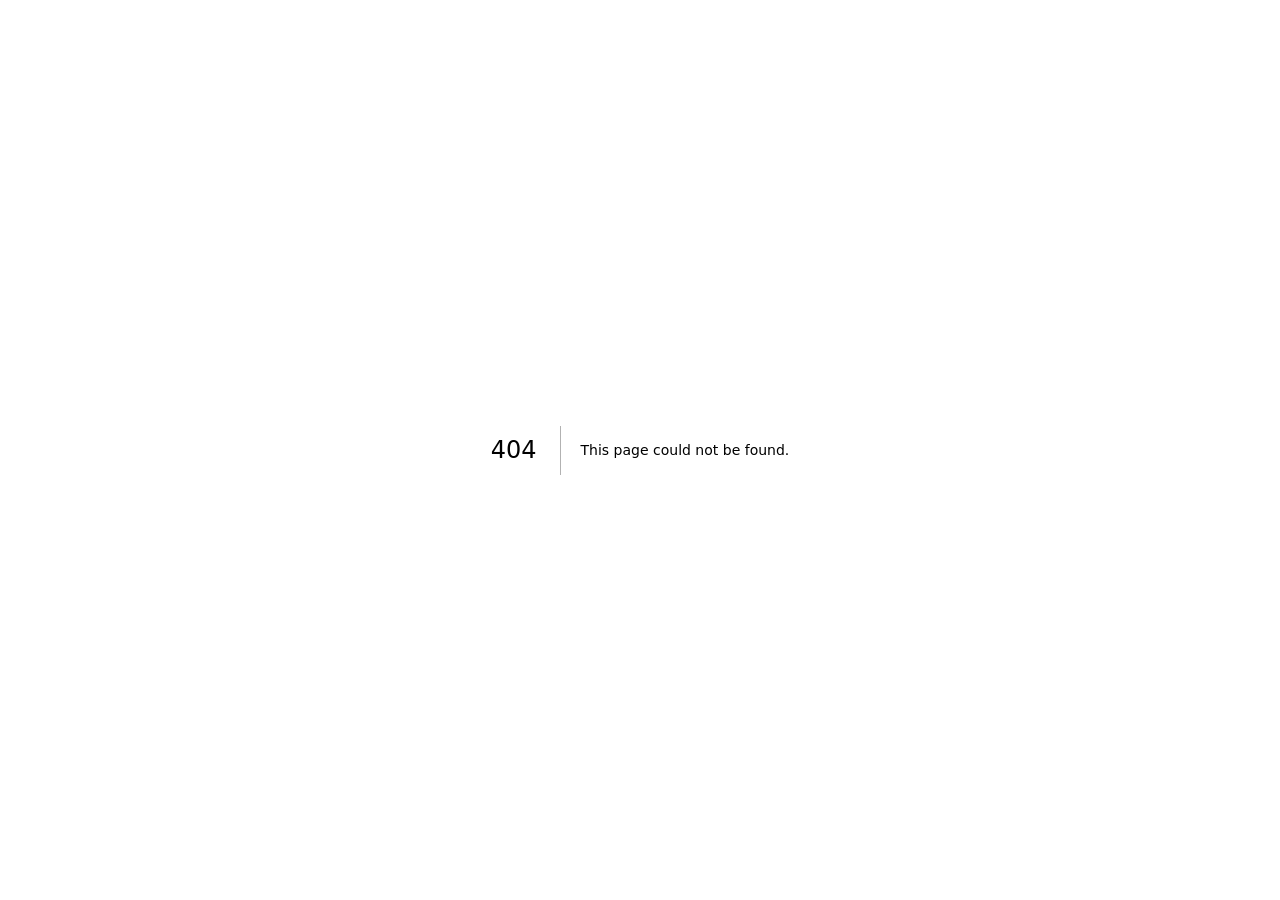
<file: 404/index.html>
<!DOCTYPE html><html lang="en" class="scroll-smooth"><head><meta charSet="utf-8"/><meta name="viewport" content="width=device-width, initial-scale=1"/><link rel="stylesheet" href="/_next/static/chunks/0x9be3kg6mwjt.css" data-precedence="next"/><link rel="preload" as="script" fetchPriority="low" href="/_next/static/chunks/1jq4o6yq14o4c.js"/><script src="/_next/static/chunks/2imbn557mdp29.js" async=""></script><script src="/_next/static/chunks/3n7dm2ojtyzwn.js" async=""></script><script src="/_next/static/chunks/turbopack-0_ef9nardpfaq.js" async=""></script><script src="/_next/static/chunks/158myu8e_yme3.js" async=""></script><meta name="robots" content="noindex"/><title>404: This page could not be found.</title><title>Abdulaziz Nuri — Full-Stack &amp; Automation Developer</title><meta name="description" content="Software Engineering student at HiLCoE building full-stack web apps, automation systems, Telegram bots, and business tools. Based in Addis Ababa, Ethiopia."/><meta name="author" content="Abdulaziz Nuri"/><meta name="keywords" content="Full-Stack Developer,Automation Developer,Next.js Developer,Python Automation,Telegram Bot,Addis Ababa Developer,Ethiopian Software Engineer,Playwright Automation,Freelance Developer"/><meta property="og:title" content="Abdulaziz Nuri — Full-Stack &amp; Automation Developer"/><meta property="og:description" content="Building practical software for real-world workflows."/><meta property="og:image" content="https://abdunuri.me/og-image.png"/><meta property="og:image:width" content="1200"/><meta property="og:image:height" content="630"/><meta property="og:image:alt" content="Abdulaziz Nuri — Full-Stack &amp; Automation Developer"/><meta property="og:type" content="website"/><meta name="twitter:card" content="summary_large_image"/><meta name="twitter:title" content="Abdulaziz Nuri — Full-Stack &amp; Automation Developer"/><meta name="twitter:description" content="Building practical software for real-world workflows."/><meta name="twitter:image" content="https://abdunuri.me/og-image.png"/><link rel="icon" href="/favicon.svg" type="image/svg+xml"/><link rel="icon" href="/icon.png" sizes="512x512" type="image/png"/><link rel="apple-touch-icon" href="/apple-touch-icon.png" sizes="180x180" type="image/png"/><script src="/_next/static/chunks/0cz1d0mv5g_q7.js" noModule=""></script></head><body class="bg-bg text-text font-body antialiased"><div hidden=""><!--$--><!--/$--></div><div style="font-family:system-ui,&quot;Segoe UI&quot;,Roboto,Helvetica,Arial,sans-serif,&quot;Apple Color Emoji&quot;,&quot;Segoe UI Emoji&quot;;height:100vh;text-align:center;display:flex;flex-direction:column;align-items:center;justify-content:center"><div><style>body{color:#000;background:#fff;margin:0}.next-error-h1{border-right:1px solid rgba(0,0,0,.3)}@media (prefers-color-scheme:dark){body{color:#fff;background:#000}.next-error-h1{border-right:1px solid rgba(255,255,255,.3)}}</style><h1 class="next-error-h1" style="display:inline-block;margin:0 20px 0 0;padding:0 23px 0 0;font-size:24px;font-weight:500;vertical-align:top;line-height:49px">404</h1><div style="display:inline-block"><h2 style="font-size:14px;font-weight:400;line-height:49px;margin:0">This page could not be found.</h2></div></div></div><!--$--><!--/$--><script src="/_next/static/chunks/1jq4o6yq14o4c.js" id="_R_" async=""></script><script>(self.__next_f=self.__next_f||[]).push([0])</script><script>self.__next_f.push([1,"1:\"$Sreact.fragment\"\n2:I[39756,[\"/_next/static/chunks/158myu8e_yme3.js\"],\"default\"]\n3:I[37457,[\"/_next/static/chunks/158myu8e_yme3.js\"],\"default\"]\n4:I[97367,[\"/_next/static/chunks/158myu8e_yme3.js\"],\"OutletBoundary\"]\n5:\"$Sreact.suspense\"\n8:I[97367,[\"/_next/static/chunks/158myu8e_yme3.js\"],\"ViewportBoundary\"]\na:I[97367,[\"/_next/static/chunks/158myu8e_yme3.js\"],\"MetadataBoundary\"]\nc:I[68027,[\"/_next/static/chunks/158myu8e_yme3.js\"],\"default\",1]\n:HL[\"/_next/static/chunks/0x9be3kg6mwjt.css\",\"style\"]\n"])</script><script>self.__next_f.push([1,"0:{\"P\":null,\"c\":[\"\",\"_not-found\",\"\"],\"q\":\"\",\"i\":false,\"f\":[[[\"\",{\"children\":[\"/_not-found\",{\"children\":[\"__PAGE__\",{}]}]},\"$undefined\",\"$undefined\",16],[[\"$\",\"$1\",\"c\",{\"children\":[[[\"$\",\"link\",\"0\",{\"rel\":\"stylesheet\",\"href\":\"/_next/static/chunks/0x9be3kg6mwjt.css\",\"precedence\":\"next\",\"crossOrigin\":\"$undefined\",\"nonce\":\"$undefined\"}],[\"$\",\"script\",\"script-0\",{\"src\":\"/_next/static/chunks/158myu8e_yme3.js\",\"async\":true,\"nonce\":\"$undefined\"}]],[\"$\",\"html\",null,{\"lang\":\"en\",\"className\":\"scroll-smooth\",\"children\":[\"$\",\"body\",null,{\"className\":\"bg-bg text-text font-body antialiased\",\"children\":[\"$\",\"$L2\",null,{\"parallelRouterKey\":\"children\",\"error\":\"$undefined\",\"errorStyles\":\"$undefined\",\"errorScripts\":\"$undefined\",\"template\":[\"$\",\"$L3\",null,{}],\"templateStyles\":\"$undefined\",\"templateScripts\":\"$undefined\",\"notFound\":[[[\"$\",\"title\",null,{\"children\":\"404: This page could not be found.\"}],[\"$\",\"div\",null,{\"style\":{\"fontFamily\":\"system-ui,\\\"Segoe UI\\\",Roboto,Helvetica,Arial,sans-serif,\\\"Apple Color Emoji\\\",\\\"Segoe UI Emoji\\\"\",\"height\":\"100vh\",\"textAlign\":\"center\",\"display\":\"flex\",\"flexDirection\":\"column\",\"alignItems\":\"center\",\"justifyContent\":\"center\"},\"children\":[\"$\",\"div\",null,{\"children\":[[\"$\",\"style\",null,{\"dangerouslySetInnerHTML\":{\"__html\":\"body{color:#000;background:#fff;margin:0}.next-error-h1{border-right:1px solid rgba(0,0,0,.3)}@media (prefers-color-scheme:dark){body{color:#fff;background:#000}.next-error-h1{border-right:1px solid rgba(255,255,255,.3)}}\"}}],[\"$\",\"h1\",null,{\"className\":\"next-error-h1\",\"style\":{\"display\":\"inline-block\",\"margin\":\"0 20px 0 0\",\"padding\":\"0 23px 0 0\",\"fontSize\":24,\"fontWeight\":500,\"verticalAlign\":\"top\",\"lineHeight\":\"49px\"},\"children\":404}],[\"$\",\"div\",null,{\"style\":{\"display\":\"inline-block\"},\"children\":[\"$\",\"h2\",null,{\"style\":{\"fontSize\":14,\"fontWeight\":400,\"lineHeight\":\"49px\",\"margin\":0},\"children\":\"This page could not be found.\"}]}]]}]}]],[]],\"forbidden\":\"$undefined\",\"unauthorized\":\"$undefined\"}]}]}]]}],{\"children\":[[\"$\",\"$1\",\"c\",{\"children\":[null,[\"$\",\"$L2\",null,{\"parallelRouterKey\":\"children\",\"error\":\"$undefined\",\"errorStyles\":\"$undefined\",\"errorScripts\":\"$undefined\",\"template\":[\"$\",\"$L3\",null,{}],\"templateStyles\":\"$undefined\",\"templateScripts\":\"$undefined\",\"notFound\":\"$undefined\",\"forbidden\":\"$undefined\",\"unauthorized\":\"$undefined\"}]]}],{\"children\":[[\"$\",\"$1\",\"c\",{\"children\":[[[\"$\",\"title\",null,{\"children\":\"404: This page could not be found.\"}],[\"$\",\"div\",null,{\"style\":\"$0:f:0:1:0:props:children:1:props:children:props:children:props:notFound:0:1:props:style\",\"children\":[\"$\",\"div\",null,{\"children\":[[\"$\",\"style\",null,{\"dangerouslySetInnerHTML\":{\"__html\":\"body{color:#000;background:#fff;margin:0}.next-error-h1{border-right:1px solid rgba(0,0,0,.3)}@media (prefers-color-scheme:dark){body{color:#fff;background:#000}.next-error-h1{border-right:1px solid rgba(255,255,255,.3)}}\"}}],[\"$\",\"h1\",null,{\"className\":\"next-error-h1\",\"style\":\"$0:f:0:1:0:props:children:1:props:children:props:children:props:notFound:0:1:props:children:props:children:1:props:style\",\"children\":404}],[\"$\",\"div\",null,{\"style\":\"$0:f:0:1:0:props:children:1:props:children:props:children:props:notFound:0:1:props:children:props:children:2:props:style\",\"children\":[\"$\",\"h2\",null,{\"style\":\"$0:f:0:1:0:props:children:1:props:children:props:children:props:notFound:0:1:props:children:props:children:2:props:children:props:style\",\"children\":\"This page could not be found.\"}]}]]}]}]],null,[\"$\",\"$L4\",null,{\"children\":[\"$\",\"$5\",null,{\"name\":\"Next.MetadataOutlet\",\"children\":\"$@6\"}]}]]}],{},null,false,null]},null,false,\"$@7\"]},null,false,null],[\"$\",\"$1\",\"h\",{\"children\":[[\"$\",\"meta\",null,{\"name\":\"robots\",\"content\":\"noindex\"}],[\"$\",\"$L8\",null,{\"children\":\"$L9\"}],[\"$\",\"div\",null,{\"hidden\":true,\"children\":[\"$\",\"$La\",null,{\"children\":[\"$\",\"$5\",null,{\"name\":\"Next.Metadata\",\"children\":\"$Lb\"}]}]}],null]}],false]],\"m\":\"$undefined\",\"G\":[\"$c\",[[\"$\",\"link\",\"0\",{\"rel\":\"stylesheet\",\"href\":\"/_next/static/chunks/0x9be3kg6mwjt.css\",\"precedence\":\"next\",\"crossOrigin\":\"$undefined\",\"nonce\":\"$undefined\"}]]],\"S\":true,\"h\":null,\"s\":\"$undefined\",\"l\":\"$undefined\",\"p\":\"$undefined\",\"d\":\"$undefined\",\"b\":\"vdAYZR9uo8UjYbTu_B5Hw\"}\n"])</script><script>self.__next_f.push([1,"d:[]\n7:\"$Wd\"\n"])</script><script>self.__next_f.push([1,"9:[[\"$\",\"meta\",\"0\",{\"charSet\":\"utf-8\"}],[\"$\",\"meta\",\"1\",{\"name\":\"viewport\",\"content\":\"width=device-width, initial-scale=1\"}]]\n"])</script><script>self.__next_f.push([1,"e:I[27201,[\"/_next/static/chunks/158myu8e_yme3.js\"],\"IconMark\"]\n6:null\n"])</script><script>self.__next_f.push([1,"b:[[\"$\",\"title\",\"0\",{\"children\":\"Abdulaziz Nuri — Full-Stack \u0026 Automation Developer\"}],[\"$\",\"meta\",\"1\",{\"name\":\"description\",\"content\":\"Software Engineering student at HiLCoE building full-stack web apps, automation systems, Telegram bots, and business tools. Based in Addis Ababa, Ethiopia.\"}],[\"$\",\"meta\",\"2\",{\"name\":\"author\",\"content\":\"Abdulaziz Nuri\"}],[\"$\",\"meta\",\"3\",{\"name\":\"keywords\",\"content\":\"Full-Stack Developer,Automation Developer,Next.js Developer,Python Automation,Telegram Bot,Addis Ababa Developer,Ethiopian Software Engineer,Playwright Automation,Freelance Developer\"}],[\"$\",\"meta\",\"4\",{\"property\":\"og:title\",\"content\":\"Abdulaziz Nuri — Full-Stack \u0026 Automation Developer\"}],[\"$\",\"meta\",\"5\",{\"property\":\"og:description\",\"content\":\"Building practical software for real-world workflows.\"}],[\"$\",\"meta\",\"6\",{\"property\":\"og:image\",\"content\":\"https://abdunuri.me/og-image.png\"}],[\"$\",\"meta\",\"7\",{\"property\":\"og:image:width\",\"content\":\"1200\"}],[\"$\",\"meta\",\"8\",{\"property\":\"og:image:height\",\"content\":\"630\"}],[\"$\",\"meta\",\"9\",{\"property\":\"og:image:alt\",\"content\":\"Abdulaziz Nuri — Full-Stack \u0026 Automation Developer\"}],[\"$\",\"meta\",\"10\",{\"property\":\"og:type\",\"content\":\"website\"}],[\"$\",\"meta\",\"11\",{\"name\":\"twitter:card\",\"content\":\"summary_large_image\"}],[\"$\",\"meta\",\"12\",{\"name\":\"twitter:title\",\"content\":\"Abdulaziz Nuri — Full-Stack \u0026 Automation Developer\"}],[\"$\",\"meta\",\"13\",{\"name\":\"twitter:description\",\"content\":\"Building practical software for real-world workflows.\"}],[\"$\",\"meta\",\"14\",{\"name\":\"twitter:image\",\"content\":\"https://abdunuri.me/og-image.png\"}],[\"$\",\"link\",\"15\",{\"rel\":\"icon\",\"href\":\"/favicon.svg\",\"type\":\"image/svg+xml\"}],[\"$\",\"link\",\"16\",{\"rel\":\"icon\",\"href\":\"/icon.png\",\"sizes\":\"512x512\",\"type\":\"image/png\"}],[\"$\",\"link\",\"17\",{\"rel\":\"apple-touch-icon\",\"href\":\"/apple-touch-icon.png\",\"sizes\":\"180x180\",\"type\":\"image/png\"}],[\"$\",\"$Le\",\"18\",{}]]\n"])</script></body></html>
</file>
<file: _next/static/chunks/0x9be3kg6mwjt.css>
@import "https://fonts.googleapis.com/css2?family=Syne:wght@400;500;600;700;800&family=DM+Sans:wght@300;400;500;600&family=JetBrains+Mono:wght@400;500&display=swap";
@layer properties{@supports (((-webkit-hyphens:none)) and (not (margin-trim:inline))) or ((-moz-orient:inline) and (not (color:rgb(from red r g b)))){*,:before,:after,::backdrop{--tw-translate-x:0;--tw-translate-y:0;--tw-translate-z:0;--tw-scale-x:1;--tw-scale-y:1;--tw-scale-z:1;--tw-rotate-x:initial;--tw-rotate-y:initial;--tw-rotate-z:initial;--tw-skew-x:initial;--tw-skew-y:initial;--tw-space-y-reverse:0;--tw-border-style:solid;--tw-gradient-position:initial;--tw-gradient-from:#0000;--tw-gradient-via:#0000;--tw-gradient-to:#0000;--tw-gradient-stops:initial;--tw-gradient-via-stops:initial;--tw-gradient-from-position:0%;--tw-gradient-via-position:50%;--tw-gradient-to-position:100%;--tw-leading:initial;--tw-font-weight:initial;--tw-tracking:initial;--tw-shadow:0 0 #0000;--tw-shadow-color:initial;--tw-shadow-alpha:100%;--tw-inset-shadow:0 0 #0000;--tw-inset-shadow-color:initial;--tw-inset-shadow-alpha:100%;--tw-ring-color:initial;--tw-ring-shadow:0 0 #0000;--tw-inset-ring-color:initial;--tw-inset-ring-shadow:0 0 #0000;--tw-ring-inset:initial;--tw-ring-offset-width:0px;--tw-ring-offset-color:#fff;--tw-ring-offset-shadow:0 0 #0000;--tw-blur:initial;--tw-brightness:initial;--tw-contrast:initial;--tw-grayscale:initial;--tw-hue-rotate:initial;--tw-invert:initial;--tw-opacity:initial;--tw-saturate:initial;--tw-sepia:initial;--tw-drop-shadow:initial;--tw-drop-shadow-color:initial;--tw-drop-shadow-alpha:100%;--tw-drop-shadow-size:initial;--tw-duration:initial;--tw-ease:initial}}}@layer theme{:root,:host{--font-sans:ui-sans-serif, system-ui, sans-serif, "Apple Color Emoji", "Segoe UI Emoji", "Segoe UI Symbol", "Noto Color Emoji";--spacing:.25rem;--container-xl:36rem;--container-2xl:42rem;--container-3xl:48rem;--container-5xl:64rem;--container-6xl:72rem;--text-xs:.75rem;--text-xs--line-height:calc(1 / .75);--text-sm:.875rem;--text-sm--line-height:calc(1.25 / .875);--text-base:1rem;--text-base--line-height:calc(1.5 / 1);--text-lg:1.125rem;--text-lg--line-height:calc(1.75 / 1.125);--text-xl:1.25rem;--text-xl--line-height:calc(1.75 / 1.25);--text-2xl:1.5rem;--text-2xl--line-height:calc(2 / 1.5);--text-3xl:1.875rem;--text-3xl--line-height:calc(2.25 / 1.875);--text-4xl:2.25rem;--text-4xl--line-height:calc(2.5 / 2.25);--text-5xl:3rem;--text-5xl--line-height:1;--text-6xl:3.75rem;--text-6xl--line-height:1;--text-7xl:4.5rem;--text-7xl--line-height:1;--text-8xl:6rem;--text-8xl--line-height:1;--font-weight-medium:500;--font-weight-semibold:600;--font-weight-bold:700;--font-weight-extrabold:800;--tracking-tight:-.025em;--tracking-wider:.05em;--tracking-widest:.1em;--leading-tight:1.25;--leading-snug:1.375;--leading-relaxed:1.625;--radius-md:.375rem;--radius-lg:.5rem;--radius-xl:.75rem;--radius-2xl:1rem;--ease-in-out:cubic-bezier(.4, 0, .2, 1);--animate-pulse:pulse 2s cubic-bezier(.4, 0, .6, 1) infinite;--default-transition-duration:.15s;--default-transition-timing-function:cubic-bezier(.4, 0, .2, 1);--default-font-family:var(--font-sans)}}@layer base{*,:after,:before,::backdrop{box-sizing:border-box;border:0 solid;margin:0;padding:0}::file-selector-button{box-sizing:border-box;border:0 solid;margin:0;padding:0}html,:host{-webkit-text-size-adjust:100%;tab-size:4;line-height:1.5;font-family:var(--default-font-family,ui-sans-serif, system-ui, sans-serif, "Apple Color Emoji", "Segoe UI Emoji", "Segoe UI Symbol", "Noto Color Emoji");font-feature-settings:var(--default-font-feature-settings,normal);font-variation-settings:var(--default-font-variation-settings,normal);-webkit-tap-highlight-color:transparent}hr{height:0;color:inherit;border-top-width:1px}abbr:where([title]){-webkit-text-decoration:underline dotted;text-decoration:underline dotted}h1,h2,h3,h4,h5,h6{font-size:inherit;font-weight:inherit}a{color:inherit;-webkit-text-decoration:inherit;-webkit-text-decoration:inherit;-webkit-text-decoration:inherit;-webkit-text-decoration:inherit;text-decoration:inherit}b,strong{font-weight:bolder}code,kbd,samp,pre{font-family:var(--font-jetbrains,ui-monospace, SFMono-Regular, Menlo, Monaco, Consolas, "Liberation Mono", "Courier New", monospace), JetBrains Mono, monospace;font-feature-settings:normal;font-variation-settings:normal;font-size:1em}small{font-size:80%}sub,sup{vertical-align:baseline;font-size:75%;line-height:0;position:relative}sub{bottom:-.25em}sup{top:-.5em}table{text-indent:0;border-color:inherit;border-collapse:collapse}:-moz-focusring{outline:auto}progress{vertical-align:baseline}summary{display:list-item}ol,ul,menu{list-style:none}img,svg,video,canvas,audio,iframe,embed,object{vertical-align:middle;display:block}img,video{max-width:100%;height:auto}button,input,select,optgroup,textarea{font:inherit;font-feature-settings:inherit;font-variation-settings:inherit;letter-spacing:inherit;color:inherit;opacity:1;background-color:#0000;border-radius:0}::file-selector-button{font:inherit;font-feature-settings:inherit;font-variation-settings:inherit;letter-spacing:inherit;color:inherit;opacity:1;background-color:#0000;border-radius:0}:where(select:is([multiple],[size])) optgroup{font-weight:bolder}:where(select:is([multiple],[size])) optgroup option{padding-inline-start:20px}::file-selector-button{margin-inline-end:4px}::placeholder{opacity:1}@supports (not ((-webkit-appearance:-apple-pay-button))) or (contain-intrinsic-size:1px){::placeholder{color:currentColor}@supports (color:color-mix(in lab, red, red)){::placeholder{color:color-mix(in oklab, currentcolor 50%, transparent)}}}textarea{resize:vertical}::-webkit-search-decoration{-webkit-appearance:none}::-webkit-date-and-time-value{min-height:1lh;text-align:inherit}::-webkit-datetime-edit{display:inline-flex}::-webkit-datetime-edit-fields-wrapper{padding:0}::-webkit-datetime-edit{padding-block:0}::-webkit-datetime-edit-year-field{padding-block:0}::-webkit-datetime-edit-month-field{padding-block:0}::-webkit-datetime-edit-day-field{padding-block:0}::-webkit-datetime-edit-hour-field{padding-block:0}::-webkit-datetime-edit-minute-field{padding-block:0}::-webkit-datetime-edit-second-field{padding-block:0}::-webkit-datetime-edit-millisecond-field{padding-block:0}::-webkit-datetime-edit-meridiem-field{padding-block:0}::-webkit-calendar-picker-indicator{line-height:1}:-moz-ui-invalid{box-shadow:none}button,input:where([type=button],[type=reset],[type=submit]){appearance:button}::file-selector-button{appearance:button}::-webkit-inner-spin-button{height:auto}::-webkit-outer-spin-button{height:auto}[hidden]:where(:not([hidden=until-found])){display:none!important}}@layer components;@layer utilities{.pointer-events-none{pointer-events:none}.absolute{position:absolute}.fixed{position:fixed}.relative{position:relative}.static{position:static}.inset-0{inset:calc(var(--spacing) * 0)}.top-0{top:calc(var(--spacing) * 0)}.top-1{top:calc(var(--spacing) * 1)}.top-1\/3{top:33.3333%}.top-1\/4{top:25%}.top-20{top:calc(var(--spacing) * 20)}.top-40{top:calc(var(--spacing) * 40)}.right-0{right:calc(var(--spacing) * 0)}.right-1\/4{right:25%}.right-4{right:calc(var(--spacing) * 4)}.right-6{right:calc(var(--spacing) * 6)}.right-24{right:calc(var(--spacing) * 24)}.right-32{right:calc(var(--spacing) * 32)}.bottom-0{bottom:calc(var(--spacing) * 0)}.bottom-1{bottom:calc(var(--spacing) * 1)}.bottom-1\/4{bottom:25%}.bottom-8{bottom:calc(var(--spacing) * 8)}.bottom-32{bottom:calc(var(--spacing) * 32)}.bottom-48{bottom:calc(var(--spacing) * 48)}.left-0{left:calc(var(--spacing) * 0)}.left-1\/2{left:50%}.left-1\/4{left:25%}.left-4{left:calc(var(--spacing) * 4)}.left-16{left:calc(var(--spacing) * 16)}.left-20{left:calc(var(--spacing) * 20)}.z-10{z-index:10}.z-50{z-index:50}.mx-auto{margin-inline:auto}.mt-0\.5{margin-top:calc(var(--spacing) * .5)}.mt-1{margin-top:calc(var(--spacing) * 1)}.mt-1\.5{margin-top:calc(var(--spacing) * 1.5)}.mt-2{margin-top:calc(var(--spacing) * 2)}.mt-3{margin-top:calc(var(--spacing) * 3)}.mt-4{margin-top:calc(var(--spacing) * 4)}.mt-8{margin-top:calc(var(--spacing) * 8)}.mt-10{margin-top:calc(var(--spacing) * 10)}.mb-1{margin-bottom:calc(var(--spacing) * 1)}.mb-1\.5{margin-bottom:calc(var(--spacing) * 1.5)}.mb-2{margin-bottom:calc(var(--spacing) * 2)}.mb-3{margin-bottom:calc(var(--spacing) * 3)}.mb-4{margin-bottom:calc(var(--spacing) * 4)}.mb-5{margin-bottom:calc(var(--spacing) * 5)}.mb-6{margin-bottom:calc(var(--spacing) * 6)}.mb-8{margin-bottom:calc(var(--spacing) * 8)}.mb-10{margin-bottom:calc(var(--spacing) * 10)}.mb-12{margin-bottom:calc(var(--spacing) * 12)}.mb-14{margin-bottom:calc(var(--spacing) * 14)}.ml-0\.5{margin-left:calc(var(--spacing) * .5)}.block{display:block}.contents{display:contents}.flex{display:flex}.grid{display:grid}.hidden{display:none}.inline{display:inline}.inline-block{display:inline-block}.inline-flex{display:inline-flex}.h-1{height:calc(var(--spacing) * 1)}.h-1\.5{height:calc(var(--spacing) * 1.5)}.h-2{height:calc(var(--spacing) * 2)}.h-4{height:calc(var(--spacing) * 4)}.h-5{height:calc(var(--spacing) * 5)}.h-8{height:calc(var(--spacing) * 8)}.h-9{height:calc(var(--spacing) * 9)}.h-10{height:calc(var(--spacing) * 10)}.h-12{height:calc(var(--spacing) * 12)}.h-\[300px\]{height:300px}.h-\[400px\]{height:400px}.h-\[800px\]{height:800px}.h-full{height:100%}.h-px{height:1px}.min-h-screen{min-height:100vh}.w-0\.5{width:calc(var(--spacing) * .5)}.w-1{width:calc(var(--spacing) * 1)}.w-1\.5{width:calc(var(--spacing) * 1.5)}.w-2{width:calc(var(--spacing) * 2)}.w-5{width:calc(var(--spacing) * 5)}.w-8{width:calc(var(--spacing) * 8)}.w-9{width:calc(var(--spacing) * 9)}.w-12{width:calc(var(--spacing) * 12)}.w-16{width:calc(var(--spacing) * 16)}.w-\[300px\]{width:300px}.w-\[400px\]{width:400px}.w-\[800px\]{width:800px}.w-full{width:100%}.w-px{width:1px}.max-w-2xl{max-width:var(--container-2xl)}.max-w-3xl{max-width:var(--container-3xl)}.max-w-5xl{max-width:var(--container-5xl)}.max-w-6xl{max-width:var(--container-6xl)}.max-w-\[18rem\]{max-width:18rem}.max-w-\[80px\]{max-width:80px}.max-w-full{max-width:100%}.max-w-xl{max-width:var(--container-xl)}.min-w-0{min-width:calc(var(--spacing) * 0)}.flex-1{flex:1}.shrink-0{flex-shrink:0}.origin-left{transform-origin:0}.-translate-x-1\/2{--tw-translate-x:calc(calc(1 / 2 * 100%) * -1);translate:var(--tw-translate-x) var(--tw-translate-y)}.-translate-y-1\/2{--tw-translate-y:calc(calc(1 / 2 * 100%) * -1);translate:var(--tw-translate-x) var(--tw-translate-y)}.-translate-y-2\.5{--tw-translate-y:calc(var(--spacing) * -2.5);translate:var(--tw-translate-x) var(--tw-translate-y)}.translate-y-0{--tw-translate-y:calc(var(--spacing) * 0);translate:var(--tw-translate-x) var(--tw-translate-y)}.translate-y-1{--tw-translate-y:calc(var(--spacing) * 1);translate:var(--tw-translate-x) var(--tw-translate-y)}.translate-y-8{--tw-translate-y:calc(var(--spacing) * 8);translate:var(--tw-translate-x) var(--tw-translate-y)}.scale-x-0{--tw-scale-x:0%;scale:var(--tw-scale-x) var(--tw-scale-y)}.-rotate-45{rotate:-45deg}.rotate-45{rotate:45deg}.transform{transform:var(--tw-rotate-x,) var(--tw-rotate-y,) var(--tw-rotate-z,) var(--tw-skew-x,) var(--tw-skew-y,)}.animate-blink{animation:1s step-end infinite blink}.animate-float{animation:6s ease-in-out infinite float}.animate-pulse{animation:var(--animate-pulse)}.animate-pulse-slow{animation:4s cubic-bezier(.4,0,.6,1) infinite pulse}.cursor-default{cursor:default}.scroll-mt-24{scroll-margin-top:calc(var(--spacing) * 24)}.grid-cols-1{grid-template-columns:repeat(1,minmax(0,1fr))}.grid-cols-2{grid-template-columns:repeat(2,minmax(0,1fr))}.flex-col{flex-direction:column}.flex-wrap{flex-wrap:wrap}.items-center{align-items:center}.items-end{align-items:flex-end}.items-start{align-items:flex-start}.justify-between{justify-content:space-between}.justify-center{justify-content:center}.gap-1{gap:calc(var(--spacing) * 1)}.gap-1\.5{gap:calc(var(--spacing) * 1.5)}.gap-2{gap:calc(var(--spacing) * 2)}.gap-3{gap:calc(var(--spacing) * 3)}.gap-4{gap:calc(var(--spacing) * 4)}.gap-8{gap:calc(var(--spacing) * 8)}.gap-12{gap:calc(var(--spacing) * 12)}:where(.space-y-1\.5>:not(:last-child)){--tw-space-y-reverse:0;margin-block-start:calc(calc(var(--spacing) * 1.5) * var(--tw-space-y-reverse));margin-block-end:calc(calc(var(--spacing) * 1.5) * calc(1 - var(--tw-space-y-reverse)))}:where(.space-y-2>:not(:last-child)){--tw-space-y-reverse:0;margin-block-start:calc(calc(var(--spacing) * 2) * var(--tw-space-y-reverse));margin-block-end:calc(calc(var(--spacing) * 2) * calc(1 - var(--tw-space-y-reverse)))}:where(.space-y-3>:not(:last-child)){--tw-space-y-reverse:0;margin-block-start:calc(calc(var(--spacing) * 3) * var(--tw-space-y-reverse));margin-block-end:calc(calc(var(--spacing) * 3) * calc(1 - var(--tw-space-y-reverse)))}:where(.space-y-4>:not(:last-child)){--tw-space-y-reverse:0;margin-block-start:calc(calc(var(--spacing) * 4) * var(--tw-space-y-reverse));margin-block-end:calc(calc(var(--spacing) * 4) * calc(1 - var(--tw-space-y-reverse)))}:where(.space-y-8>:not(:last-child)){--tw-space-y-reverse:0;margin-block-start:calc(calc(var(--spacing) * 8) * var(--tw-space-y-reverse));margin-block-end:calc(calc(var(--spacing) * 8) * calc(1 - var(--tw-space-y-reverse)))}.truncate{text-overflow:ellipsis;white-space:nowrap;overflow:hidden}.overflow-hidden{overflow:hidden}.scroll-smooth{scroll-behavior:smooth}.rounded-2xl{border-radius:var(--radius-2xl)}.rounded-full{border-radius:3.40282e38px}.rounded-lg{border-radius:var(--radius-lg)}.rounded-md{border-radius:var(--radius-md)}.rounded-xl{border-radius:var(--radius-xl)}.border{border-style:var(--tw-border-style);border-width:1px}.border-2{border-style:var(--tw-border-style);border-width:2px}.border-t{border-top-style:var(--tw-border-style);border-top-width:1px}.border-border{border-color:#1f2d3d}.border-border-2{border-color:#2a3a4f}.border-cyan{border-color:#00d4ff}.border-cyan\/20{border-color:#00d4ff33;border-color:lab(78.0283% -33.4422 -34.0028/.2)}.border-cyan\/30{border-color:#00d4ff4d;border-color:lab(78.0283% -33.4422 -34.0028/.3)}.border-violet-bright{border-color:#8b5cf6}.border-violet\/20{border-color:#7c3aed33;border-color:lab(42.2333% 56.9754 -80.6061/.2)}.bg-bg{background-color:#080b12}.bg-border{background-color:#1f2d3d}.bg-border-2{background-color:#2a3a4f}.bg-current{background-color:currentColor}.bg-cyan{background-color:#00d4ff}.bg-cyan\/10{background-color:#00d4ff1a;background-color:lab(78.0283% -33.4422 -34.0028/.1)}.bg-cyan\/\[0\.03\]{background-color:#00d4ff08;background-color:lab(78.0283% -33.4422 -34.0028/.03)}.bg-surface-2{background-color:#1e2736}.bg-violet{background-color:#7c3aed}.bg-violet-bright{background-color:#8b5cf6}.bg-violet\/10{background-color:#7c3aed1a;background-color:lab(42.2333% 56.9754 -80.6061/.1)}.bg-violet\/\[0\.04\]{background-color:#7c3aed0a;background-color:lab(42.2333% 56.9754 -80.6061/.04)}.bg-gradient-to-b{--tw-gradient-position:to bottom in oklab;background-image:linear-gradient(var(--tw-gradient-stops))}.bg-gradient-to-br{--tw-gradient-position:to bottom right in oklab;background-image:linear-gradient(var(--tw-gradient-stops))}.bg-gradient-to-r{--tw-gradient-position:to right in oklab;background-image:linear-gradient(var(--tw-gradient-stops))}.from-border-2{--tw-gradient-from:#2a3a4f;--tw-gradient-stops:var(--tw-gradient-via-stops,var(--tw-gradient-position), var(--tw-gradient-from) var(--tw-gradient-from-position), var(--tw-gradient-to) var(--tw-gradient-to-position))}.from-cyan\/40{--tw-gradient-from:#00d4ff66;--tw-gradient-stops:var(--tw-gradient-via-stops,var(--tw-gradient-position), var(--tw-gradient-from) var(--tw-gradient-from-position), var(--tw-gradient-to) var(--tw-gradient-to-position))}@supports (color:lab(0% 0 0)){.from-cyan\/40{--tw-gradient-from:lab(78.0283% -33.4422 -34.0028/.4)}}.from-cyan\/60{--tw-gradient-from:#00d4ff99;--tw-gradient-stops:var(--tw-gradient-via-stops,var(--tw-gradient-position), var(--tw-gradient-from) var(--tw-gradient-from-position), var(--tw-gradient-to) var(--tw-gradient-to-position))}@supports (color:lab(0% 0 0)){.from-cyan\/60{--tw-gradient-from:lab(78.0283% -33.4422 -34.0028/.6)}}.from-cyan\/\[0\.04\]{--tw-gradient-from:#00d4ff0a;--tw-gradient-stops:var(--tw-gradient-via-stops,var(--tw-gradient-position), var(--tw-gradient-from) var(--tw-gradient-from-position), var(--tw-gradient-to) var(--tw-gradient-to-position))}@supports (color:lab(0% 0 0)){.from-cyan\/\[0\.04\]{--tw-gradient-from:lab(78.0283% -33.4422 -34.0028/.04)}}.from-transparent{--tw-gradient-from:transparent;--tw-gradient-stops:var(--tw-gradient-via-stops,var(--tw-gradient-position), var(--tw-gradient-from) var(--tw-gradient-from-position), var(--tw-gradient-to) var(--tw-gradient-to-position))}.via-border{--tw-gradient-via:#1f2d3d;--tw-gradient-via-stops:var(--tw-gradient-position), var(--tw-gradient-from) var(--tw-gradient-from-position), var(--tw-gradient-via) var(--tw-gradient-via-position), var(--tw-gradient-to) var(--tw-gradient-to-position);--tw-gradient-stops:var(--tw-gradient-via-stops)}.to-transparent{--tw-gradient-to:transparent;--tw-gradient-stops:var(--tw-gradient-via-stops,var(--tw-gradient-position), var(--tw-gradient-from) var(--tw-gradient-from-position), var(--tw-gradient-to) var(--tw-gradient-to-position))}.to-violet\/\[0\.04\]{--tw-gradient-to:#7c3aed0a;--tw-gradient-stops:var(--tw-gradient-via-stops,var(--tw-gradient-position), var(--tw-gradient-from) var(--tw-gradient-from-position), var(--tw-gradient-to) var(--tw-gradient-to-position))}@supports (color:lab(0% 0 0)){.to-violet\/\[0\.04\]{--tw-gradient-to:lab(42.2333% 56.9754 -80.6061/.04)}}.p-2{padding:calc(var(--spacing) * 2)}.p-4{padding:calc(var(--spacing) * 4)}.p-5{padding:calc(var(--spacing) * 5)}.p-6{padding:calc(var(--spacing) * 6)}.p-8{padding:calc(var(--spacing) * 8)}.px-2{padding-inline:calc(var(--spacing) * 2)}.px-3{padding-inline:calc(var(--spacing) * 3)}.px-4{padding-inline:calc(var(--spacing) * 4)}.px-5{padding-inline:calc(var(--spacing) * 5)}.px-6{padding-inline:calc(var(--spacing) * 6)}.px-7{padding-inline:calc(var(--spacing) * 7)}.px-8{padding-inline:calc(var(--spacing) * 8)}.py-0\.5{padding-block:calc(var(--spacing) * .5)}.py-1\.5{padding-block:calc(var(--spacing) * 1.5)}.py-2{padding-block:calc(var(--spacing) * 2)}.py-2\.5{padding-block:calc(var(--spacing) * 2.5)}.py-3{padding-block:calc(var(--spacing) * 3)}.py-3\.5{padding-block:calc(var(--spacing) * 3.5)}.py-4{padding-block:calc(var(--spacing) * 4)}.py-5{padding-block:calc(var(--spacing) * 5)}.py-10{padding-block:calc(var(--spacing) * 10)}.py-20{padding-block:calc(var(--spacing) * 20)}.py-24{padding-block:calc(var(--spacing) * 24)}.pt-2{padding-top:calc(var(--spacing) * 2)}.pl-12{padding-left:calc(var(--spacing) * 12)}.text-center{text-align:center}.text-left{text-align:left}.text-right{text-align:right}.font-body{font-family:var(--font-dm-sans), DM Sans, sans-serif}.font-display{font-family:var(--font-syne), Syne, sans-serif}.font-mono{font-family:var(--font-jetbrains), JetBrains Mono, monospace}.text-2xl{font-size:var(--text-2xl);line-height:var(--tw-leading,var(--text-2xl--line-height))}.text-3xl{font-size:var(--text-3xl);line-height:var(--tw-leading,var(--text-3xl--line-height))}.text-4xl{font-size:var(--text-4xl);line-height:var(--tw-leading,var(--text-4xl--line-height))}.text-base{font-size:var(--text-base);line-height:var(--tw-leading,var(--text-base--line-height))}.text-lg{font-size:var(--text-lg);line-height:var(--tw-leading,var(--text-lg--line-height))}.text-sm{font-size:var(--text-sm);line-height:var(--tw-leading,var(--text-sm--line-height))}.text-xl{font-size:var(--text-xl);line-height:var(--tw-leading,var(--text-xl--line-height))}.text-xs{font-size:var(--text-xs);line-height:var(--tw-leading,var(--text-xs--line-height))}.leading-\[0\.95\]{--tw-leading:.95;line-height:.95}.leading-relaxed{--tw-leading:var(--leading-relaxed);line-height:var(--leading-relaxed)}.leading-snug{--tw-leading:var(--leading-snug);line-height:var(--leading-snug)}.leading-tight{--tw-leading:var(--leading-tight);line-height:var(--leading-tight)}.font-bold{--tw-font-weight:var(--font-weight-bold);font-weight:var(--font-weight-bold)}.font-extrabold{--tw-font-weight:var(--font-weight-extrabold);font-weight:var(--font-weight-extrabold)}.font-medium{--tw-font-weight:var(--font-weight-medium);font-weight:var(--font-weight-medium)}.font-semibold{--tw-font-weight:var(--font-weight-semibold);font-weight:var(--font-weight-semibold)}.tracking-tight{--tw-tracking:var(--tracking-tight);letter-spacing:var(--tracking-tight)}.tracking-wider{--tw-tracking:var(--tracking-wider);letter-spacing:var(--tracking-wider)}.tracking-widest{--tw-tracking:var(--tracking-widest);letter-spacing:var(--tracking-widest)}.text-bg{color:#080b12}.text-border-2{color:#2a3a4f}.text-cyan{color:#00d4ff}.text-cyan\/60{color:#00d4ff99;color:lab(78.0283% -33.4422 -34.0028/.6)}.text-cyan\/70{color:#00d4ffb3;color:lab(78.0283% -33.4422 -34.0028/.7)}.text-cyan\/80{color:#00d4ffcc;color:lab(78.0283% -33.4422 -34.0028/.8)}.text-cyan\/90{color:#00d4ffe6;color:lab(78.0283% -33.4422 -34.0028/.9)}.text-text{color:#e2e8f0}.text-text-dim{color:#4a5568}.text-text-dim\/40{color:#4a556866;color:lab(35.7427% -.808015 -12.5317/.4)}.text-text-muted{color:#8892a4}.text-violet{color:#7c3aed}.text-violet-bright{color:#8b5cf6}.text-violet-bright\/70{color:#8b5cf6b3;color:lab(50.6912% 45.8505 -71.7974/.7)}.uppercase{text-transform:uppercase}.antialiased{-webkit-font-smoothing:antialiased;-moz-osx-font-smoothing:grayscale}.opacity-0{opacity:0}.opacity-30{opacity:.3}.opacity-40{opacity:.4}.opacity-50{opacity:.5}.opacity-60{opacity:.6}.opacity-100{opacity:1}.shadow-\[0_1px_0_rgba\(0\,212\,255\,0\.08\)\]{--tw-shadow:0 1px 0 var(--tw-shadow-color,#00d4ff14);box-shadow:var(--tw-inset-shadow), var(--tw-inset-ring-shadow), var(--tw-ring-offset-shadow), var(--tw-ring-shadow), var(--tw-shadow)}.blur-\[80px\]{--tw-blur:blur(80px);filter:var(--tw-blur,) var(--tw-brightness,) var(--tw-contrast,) var(--tw-grayscale,) var(--tw-hue-rotate,) var(--tw-invert,) var(--tw-saturate,) var(--tw-sepia,) var(--tw-drop-shadow,)}.blur-\[100px\]{--tw-blur:blur(100px);filter:var(--tw-blur,) var(--tw-brightness,) var(--tw-contrast,) var(--tw-grayscale,) var(--tw-hue-rotate,) var(--tw-invert,) var(--tw-saturate,) var(--tw-sepia,) var(--tw-drop-shadow,)}.blur-\[120px\]{--tw-blur:blur(120px);filter:var(--tw-blur,) var(--tw-brightness,) var(--tw-contrast,) var(--tw-grayscale,) var(--tw-hue-rotate,) var(--tw-invert,) var(--tw-saturate,) var(--tw-sepia,) var(--tw-drop-shadow,)}.transition-all{transition-property:all;transition-timing-function:var(--tw-ease,var(--default-transition-timing-function));transition-duration:var(--tw-duration,var(--default-transition-duration))}.transition-colors{transition-property:color,background-color,border-color,outline-color,text-decoration-color,fill,stroke,--tw-gradient-from,--tw-gradient-via,--tw-gradient-to;transition-timing-function:var(--tw-ease,var(--default-transition-timing-function));transition-duration:var(--tw-duration,var(--default-transition-duration))}.transition-opacity{transition-property:opacity;transition-timing-function:var(--tw-ease,var(--default-transition-timing-function));transition-duration:var(--tw-duration,var(--default-transition-duration))}.transition-transform{transition-property:transform,translate,scale,rotate;transition-timing-function:var(--tw-ease,var(--default-transition-timing-function));transition-duration:var(--tw-duration,var(--default-transition-duration))}.duration-200{--tw-duration:.2s;transition-duration:.2s}.duration-300{--tw-duration:.3s;transition-duration:.3s}.duration-500{--tw-duration:.5s;transition-duration:.5s}.duration-700{--tw-duration:.7s;transition-duration:.7s}.duration-1000{--tw-duration:1s;transition-duration:1s}.ease-in-out{--tw-ease:var(--ease-in-out);transition-timing-function:var(--ease-in-out)}@media (hover:hover){.group-hover\:scale-x-100:is(:where(.group):hover *){--tw-scale-x:100%;scale:var(--tw-scale-x) var(--tw-scale-y)}.group-hover\:border-cyan\/30:is(:where(.group):hover *){border-color:#00d4ff4d;border-color:lab(78.0283% -33.4422 -34.0028/.3)}.group-hover\:bg-cyan\/5:is(:where(.group):hover *){background-color:#00d4ff0d;background-color:lab(78.0283% -33.4422 -34.0028/.05)}.group-hover\:bg-cyan\/15:is(:where(.group):hover *){background-color:#00d4ff26;background-color:lab(78.0283% -33.4422 -34.0028/.15)}.group-hover\:bg-violet\/15:is(:where(.group):hover *){background-color:#7c3aed26;background-color:lab(42.2333% 56.9754 -80.6061/.15)}.group-hover\:text-cyan:is(:where(.group):hover *){color:#00d4ff}.group-hover\:opacity-100:is(:where(.group):hover *){opacity:1}.hover\:scale-\[1\.02\]:hover{scale:1.02}.hover\:border-cyan\/20:hover{border-color:#00d4ff33;border-color:lab(78.0283% -33.4422 -34.0028/.2)}.hover\:border-cyan\/25:hover{border-color:#00d4ff40;border-color:lab(78.0283% -33.4422 -34.0028/.25)}.hover\:border-cyan\/30:hover{border-color:#00d4ff4d;border-color:lab(78.0283% -33.4422 -34.0028/.3)}.hover\:border-cyan\/40:hover{border-color:#00d4ff66;border-color:lab(78.0283% -33.4422 -34.0028/.4)}.hover\:border-cyan\/60:hover{border-color:#00d4ff99;border-color:lab(78.0283% -33.4422 -34.0028/.6)}.hover\:border-violet\/30:hover{border-color:#7c3aed4d;border-color:lab(42.2333% 56.9754 -80.6061/.3)}.hover\:border-violet\/40:hover{border-color:#7c3aed66;border-color:lab(42.2333% 56.9754 -80.6061/.4)}.hover\:bg-cyan-dim:hover{background-color:#00a8cc}.hover\:bg-cyan\/5:hover{background-color:#00d4ff0d;background-color:lab(78.0283% -33.4422 -34.0028/.05)}.hover\:bg-cyan\/10:hover{background-color:#00d4ff1a;background-color:lab(78.0283% -33.4422 -34.0028/.1)}.hover\:bg-surface:hover{background-color:#161d2b}.hover\:bg-surface-2:hover{background-color:#1e2736}.hover\:bg-violet\/5:hover{background-color:#7c3aed0d;background-color:lab(42.2333% 56.9754 -80.6061/.05)}.hover\:text-cyan:hover{color:#00d4ff}.hover\:text-cyan-dim:hover{color:#00a8cc}.hover\:text-text:hover{color:#e2e8f0}.hover\:text-violet:hover{color:#7c3aed}.hover\:text-violet-bright:hover{color:#8b5cf6}.hover\:shadow-card-hover:hover{--tw-shadow:0 8px 40px var(--tw-shadow-color,#0009), inset 0 1px 0 var(--tw-shadow-color,#00d4ff1a);box-shadow:var(--tw-inset-shadow), var(--tw-inset-ring-shadow), var(--tw-ring-offset-shadow), var(--tw-ring-shadow), var(--tw-shadow)}}.active\:scale-\[0\.98\]:active{scale:.98}@media (min-width:40rem){.sm\:max-w-none{max-width:none}.sm\:min-w-\[280px\]{min-width:280px}.sm\:grid-cols-2{grid-template-columns:repeat(2,minmax(0,1fr))}.sm\:grid-cols-3{grid-template-columns:repeat(3,minmax(0,1fr))}.sm\:flex-row{flex-direction:row}.sm\:text-2xl{font-size:var(--text-2xl);line-height:var(--tw-leading,var(--text-2xl--line-height))}.sm\:text-6xl{font-size:var(--text-6xl);line-height:var(--tw-leading,var(--text-6xl--line-height))}.sm\:text-lg{font-size:var(--text-lg);line-height:var(--tw-leading,var(--text-lg--line-height))}}@media (min-width:48rem){.md\:col-span-2{grid-column:span 2/span 2}.md\:flex{display:flex}.md\:hidden{display:none}.md\:grid-cols-2{grid-template-columns:repeat(2,minmax(0,1fr))}.md\:text-3xl{font-size:var(--text-3xl);line-height:var(--tw-leading,var(--text-3xl--line-height))}.md\:text-5xl{font-size:var(--text-5xl);line-height:var(--tw-leading,var(--text-5xl--line-height))}.md\:text-7xl{font-size:var(--text-7xl);line-height:var(--tw-leading,var(--text-7xl--line-height))}}@media (min-width:64rem){.lg\:col-span-2{grid-column:span 2/span 2}.lg\:grid-cols-2{grid-template-columns:repeat(2,minmax(0,1fr))}.lg\:grid-cols-3{grid-template-columns:repeat(3,minmax(0,1fr))}.lg\:text-8xl{font-size:var(--text-8xl);line-height:var(--tw-leading,var(--text-8xl--line-height))}}.text-balance{text-wrap:balance}}:root{--font-syne:"Syne", sans-serif;--font-dm-sans:"DM Sans", sans-serif;--font-jetbrains:"JetBrains Mono", monospace;--bg:#080b12;--bg-2:#0d1117;--surface:#161d2b;--surface-2:#1e2736;--border:#1f2d3d;--border-2:#2a3a4f;--cyan:#00d4ff;--cyan-dim:#00a8cc;--violet:#7c3aed;--violet-bright:#8b5cf6;--text:#e2e8f0;--text-muted:#8892a4;--text-dim:#4a5568}html{scroll-behavior:smooth}body{background-color:var(--bg);color:var(--text);overflow-x:hidden}::-webkit-scrollbar{width:6px}::-webkit-scrollbar-track{background:var(--bg)}::-webkit-scrollbar-thumb{background:var(--border-2);border-radius:3px}::-webkit-scrollbar-thumb:hover{background:var(--cyan-dim)}::selection{color:var(--cyan);background:#00d4ff33}.noise:before{content:"";pointer-events:none;z-index:9999;opacity:.4;background-image:url("data:image/svg+xml,%3Csvg viewBox='0 0 256 256' xmlns='http://www.w3.org/2000/svg'%3E%3Cfilter id='noise'%3E%3CfeTurbulence type='fractalNoise' baseFrequency='0.9' numOctaves='4' stitchTiles='stitch'/%3E%3C/filter%3E%3Crect width='100%25' height='100%25' filter='url(%23noise)' opacity='0.03'/%3E%3C/svg%3E");position:fixed;inset:0}.glass{-webkit-backdrop-filter:blur(16px);background:#161d2b99;border:1px solid #ffffff0f}.glass-strong{-webkit-backdrop-filter:blur(24px);background:#161d2bd9;border:1px solid #00d4ff1a}.glow-cyan{box-shadow:0 0 20px #00d4ff33,0 0 60px #00d4ff0d}.glow-violet{box-shadow:0 0 20px #7c3aed4d,0 0 60px #7c3aed1a}.text-glow-cyan{text-shadow:0 0 20px #00d4ff80}.bg-grid{background-image:linear-gradient(#00d4ff08 1px,#0000 1px),linear-gradient(90deg,#00d4ff08 1px,#0000 1px);background-size:60px 60px}.gradient-text{-webkit-text-fill-color:transparent;background:linear-gradient(135deg,#00d4ff 0%,#7c3aed 100%);-webkit-background-clip:text;background-clip:text}.gradient-text-warm{-webkit-text-fill-color:transparent;background:linear-gradient(135deg,#00d4ff 30%,#8b5cf6 100%);-webkit-background-clip:text;background-clip:text}.tag{font-family:var(--font-jetbrains);letter-spacing:.03em;color:var(--cyan);background:#00d4ff14;border:1px solid #00d4ff33;border-radius:4px;align-items:center;padding:2px 10px;font-size:11px;font-weight:500;display:inline-flex}.tag-violet{color:#a78bfa;background:#7c3aed1a;border-color:#7c3aed4d}.section-animate{opacity:0;transition:opacity .7s,transform .7s;transform:translateY(32px)}.section-animate.visible{opacity:1;transform:translateY(0)}.shimmer{background:linear-gradient(90deg,#0000 0%,#00d4ff14 50%,#0000 100%) 0 0/200% 100%;animation:2.5s linear infinite shimmer}.cursor:after{content:"|";color:var(--cyan);margin-left:2px;animation:1s step-end infinite blink}@property --tw-translate-x{syntax:"*";inherits:false;initial-value:0}@property --tw-translate-y{syntax:"*";inherits:false;initial-value:0}@property --tw-translate-z{syntax:"*";inherits:false;initial-value:0}@property --tw-scale-x{syntax:"*";inherits:false;initial-value:1}@property --tw-scale-y{syntax:"*";inherits:false;initial-value:1}@property --tw-scale-z{syntax:"*";inherits:false;initial-value:1}@property --tw-rotate-x{syntax:"*";inherits:false}@property --tw-rotate-y{syntax:"*";inherits:false}@property --tw-rotate-z{syntax:"*";inherits:false}@property --tw-skew-x{syntax:"*";inherits:false}@property --tw-skew-y{syntax:"*";inherits:false}@property --tw-space-y-reverse{syntax:"*";inherits:false;initial-value:0}@property --tw-border-style{syntax:"*";inherits:false;initial-value:solid}@property --tw-gradient-position{syntax:"*";inherits:false}@property --tw-gradient-from{syntax:"<color>";inherits:false;initial-value:#0000}@property --tw-gradient-via{syntax:"<color>";inherits:false;initial-value:#0000}@property --tw-gradient-to{syntax:"<color>";inherits:false;initial-value:#0000}@property --tw-gradient-stops{syntax:"*";inherits:false}@property --tw-gradient-via-stops{syntax:"*";inherits:false}@property --tw-gradient-from-position{syntax:"<length-percentage>";inherits:false;initial-value:0%}@property --tw-gradient-via-position{syntax:"<length-percentage>";inherits:false;initial-value:50%}@property --tw-gradient-to-position{syntax:"<length-percentage>";inherits:false;initial-value:100%}@property --tw-leading{syntax:"*";inherits:false}@property --tw-font-weight{syntax:"*";inherits:false}@property --tw-tracking{syntax:"*";inherits:false}@property --tw-shadow{syntax:"*";inherits:false;initial-value:0 0 #0000}@property --tw-shadow-color{syntax:"*";inherits:false}@property --tw-shadow-alpha{syntax:"<percentage>";inherits:false;initial-value:100%}@property --tw-inset-shadow{syntax:"*";inherits:false;initial-value:0 0 #0000}@property --tw-inset-shadow-color{syntax:"*";inherits:false}@property --tw-inset-shadow-alpha{syntax:"<percentage>";inherits:false;initial-value:100%}@property --tw-ring-color{syntax:"*";inherits:false}@property --tw-ring-shadow{syntax:"*";inherits:false;initial-value:0 0 #0000}@property --tw-inset-ring-color{syntax:"*";inherits:false}@property --tw-inset-ring-shadow{syntax:"*";inherits:false;initial-value:0 0 #0000}@property --tw-ring-inset{syntax:"*";inherits:false}@property --tw-ring-offset-width{syntax:"<length>";inherits:false;initial-value:0}@property --tw-ring-offset-color{syntax:"*";inherits:false;initial-value:#fff}@property --tw-ring-offset-shadow{syntax:"*";inherits:false;initial-value:0 0 #0000}@property --tw-blur{syntax:"*";inherits:false}@property --tw-brightness{syntax:"*";inherits:false}@property --tw-contrast{syntax:"*";inherits:false}@property --tw-grayscale{syntax:"*";inherits:false}@property --tw-hue-rotate{syntax:"*";inherits:false}@property --tw-invert{syntax:"*";inherits:false}@property --tw-opacity{syntax:"*";inherits:false}@property --tw-saturate{syntax:"*";inherits:false}@property --tw-sepia{syntax:"*";inherits:false}@property --tw-drop-shadow{syntax:"*";inherits:false}@property --tw-drop-shadow-color{syntax:"*";inherits:false}@property --tw-drop-shadow-alpha{syntax:"<percentage>";inherits:false;initial-value:100%}@property --tw-drop-shadow-size{syntax:"*";inherits:false}@property --tw-duration{syntax:"*";inherits:false}@property --tw-ease{syntax:"*";inherits:false}@keyframes pulse{50%{opacity:.5}}@keyframes float{0%,to{transform:translateY(0)}50%{transform:translateY(-10px)}}@keyframes shimmer{0%{background-position:-200% 0}to{background-position:200% 0}}@keyframes blink{0%,to{opacity:1}50%{opacity:0}}
</file>
